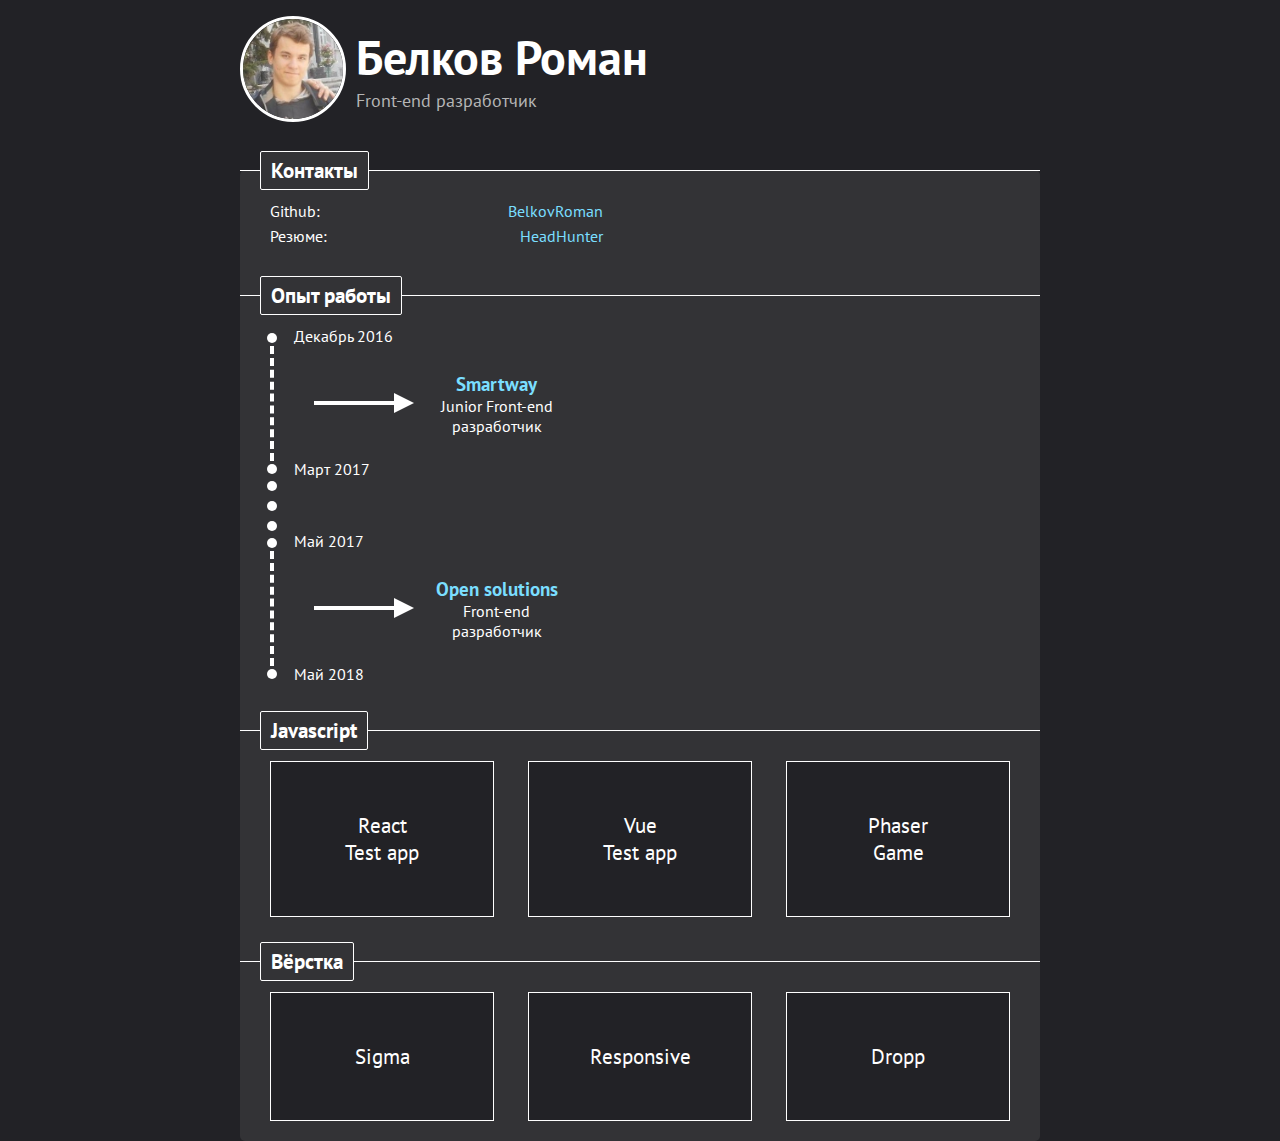
<file: index.html>
<!DOCTYPE html>
<html lang="ru">
  <head>
    <title>Белков Роман</title>
    <meta charset="utf-8">
  	<meta name="viewport" content="width=device-width, initial-scale=1.0">
    <link rel="stylesheet" href="css/style.css">
  	<link rel="shortcut icon" href="img/favicon.ico" type="image/x-icon">
    <link rel="stylesheet" href="https://fonts.googleapis.com/css?family=PT+Sans">
  </head>
  <body>
    <div class="profile">
      <header class="profile__header">
        <img class="image profile__avatar" src="img/avatar.jpg" alt="profile avatar">
        <h1 class="title profile__title">
          <span class="profile__name">
            Белков Роман
          </span>
          <span class="profile__specialization">
            Front-end разработчик
          </span>
        </h1>
      </header>
      <main class="profile__content profile__inner">
        <section class="section contacts">
          <h2 class="title section__title">
            Контакты
          </h2>
          <div class="section__content contacts__content">
            <ul class="list section__list">
              <li class="list__item">
                <span class="contacts__name">
                  Github:
                </span>
                <a class="link contacts__link" href="https://github.com/BelkovRoman">
                  BelkovRoman
                </a>
              </li>
              <li class="list__item">
                <span class="contacts__name">
                  Резюме:
                </span>
                <a class="link contacts__link" href="https://penza.hh.ru/resume/ee8af74eff036e25660039ed1f746e62675841">
                  HeadHunter
                </a>
              </li>
            </ul>
          </div>
        </section>
        <section class="section experiense">
          <h2 class="title section__title">
            Опыт работы
          </h2>
          <div class="section__content experiense__content">
            <div class="experiense__work">
              <span class="experiense__date experiense__date_start">
                Декабрь 2016
              </span>
              <div class="arrow">
                <div class="arrow__line"></div>
                <div class="arrow__triangle"></div>
              </div>
              <h4 class="title experiense__title">
                <a class="link experiense__link" href="https://smartway.today/">
                  Smartway
                </a>
                <br/>
                <p class="experiense__status">
                  Junior Front-end разработчик
                </p>
              </h4>
              <span class="experiense__date experiense__date_finish">
                Март 2017
              </span>
            </div>
            <div class="experiense__free"></div>
            <div class="experiense__work">
              <span class="experiense__date experiense__date_start">
                Май 2017
              </span>
              <div class="arrow">
                <div class="arrow__line"></div>
                <div class="arrow__triangle"></div>
              </div>
              <h4 class="title experiense__title">
                <a class="link experiense__link" href="https://osinit.ru/">
                  Open solutions
                </a>
                <br/>
                <p class="experiense__status">
                  Front-end разработчик
                </p>
              </h4>
              <span class="experiense__date experiense__date_finish">
                Май 2018
              </span>
            </div>
          </div>
        </section>
        <section class="section js">
          <h2 class="title section__title">
            Javascript
          </h2>
          <div class="section__content examples__content">
            <a class="examples__link" href="https://github.com/BelkovRoman/droppCafe">
              React<br/>
              Test app
            </a>
            <a class="examples__link" href="https://github.com/BelkovRoman/vue-schedule-list">
              Vue<br/>
              Test app
            </a>
            <a class="examples__link" href="https://belkovroman.github.io/works/princeOfPersia2D/index.html">
              Phaser<br/>
              Game
            </a>
          </div>
        </section>
        <section class="section layout">
          <h2 class="title section__title">
            Вёрстка
          </h2>
          <div class="section__content examples__content">
            <a class="examples__link" href="https://belkovroman.github.io/works/Sigma/index.html">
              Sigma
            </a>
            <a class="examples__link" href="https://belkovroman.github.io/works/Responsive%20UX/index.html">
              Responsive
            </a>
            <a class="examples__link" href="https://belkovroman.github.io/works/DrOpp/index.html">
              Dropp
            </a>
          </div>
        </section>
      </main>
    </div>
  </body>
</html>
</file>
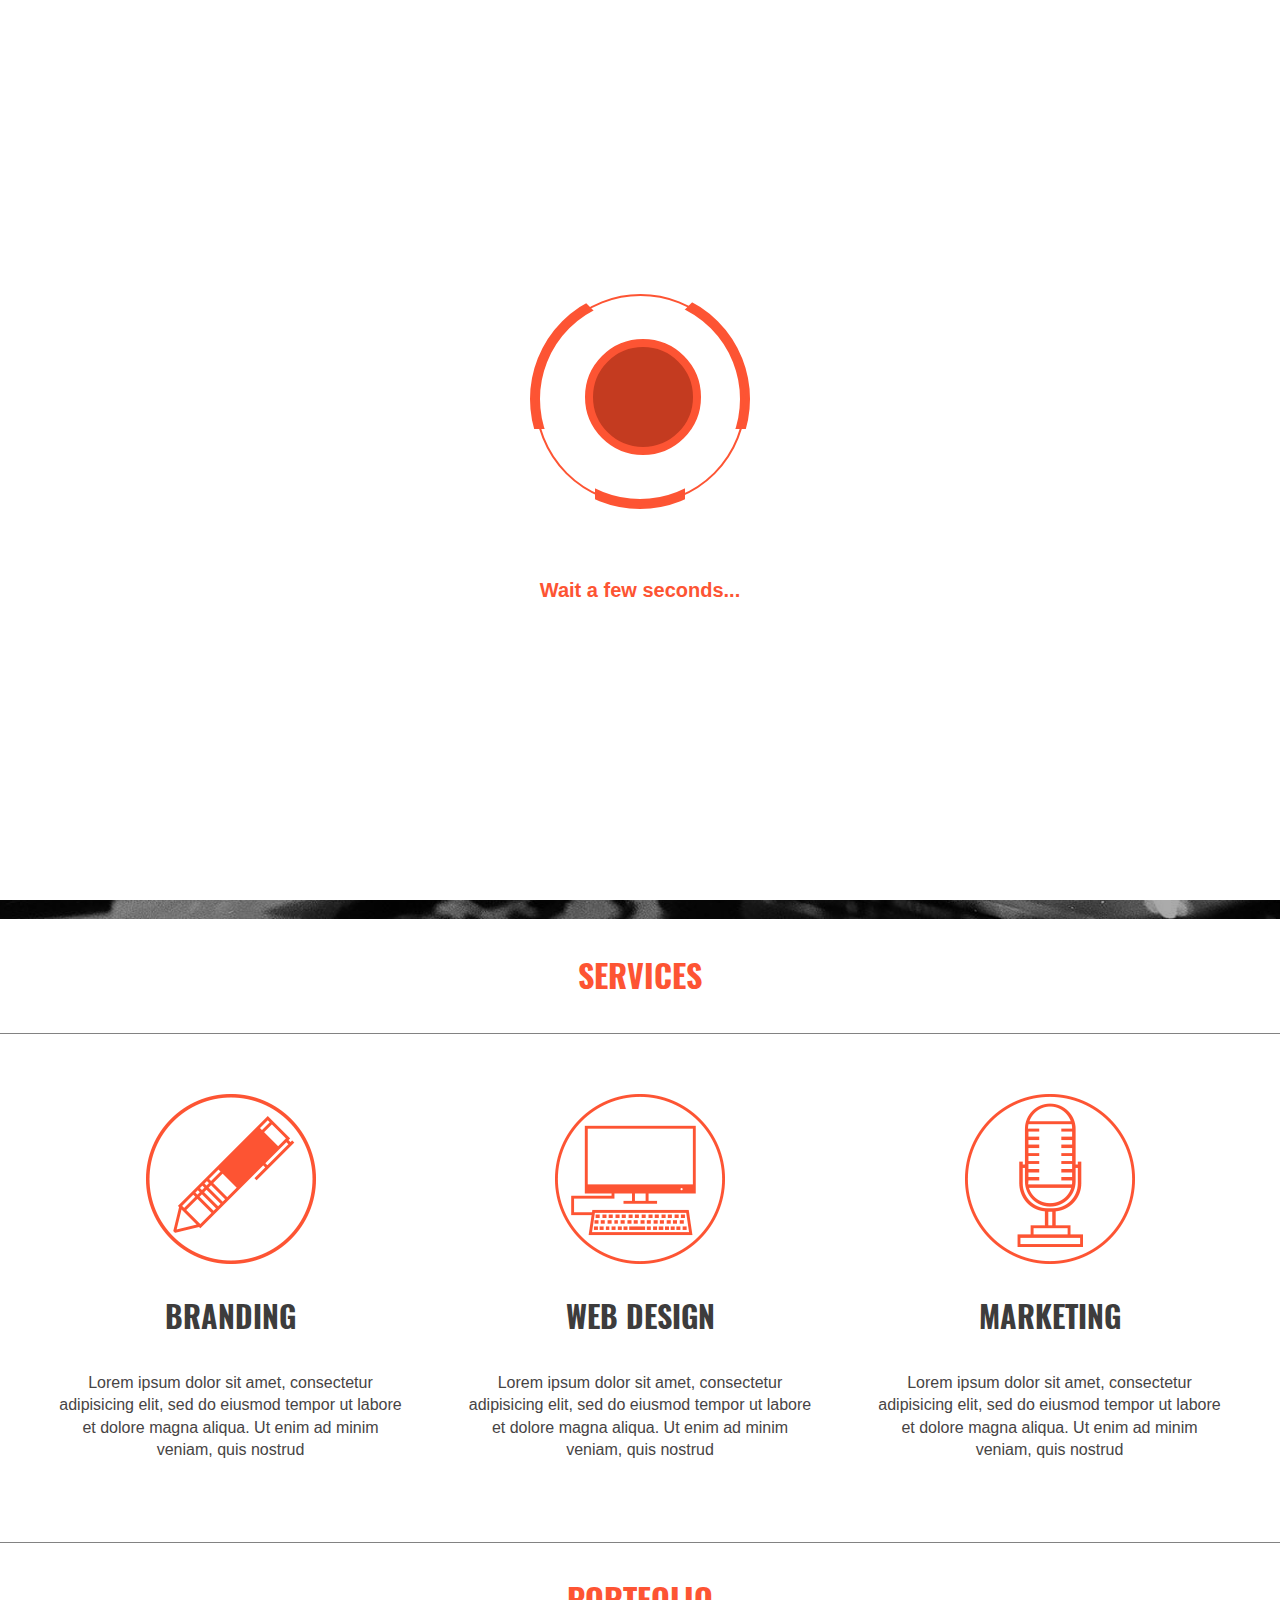
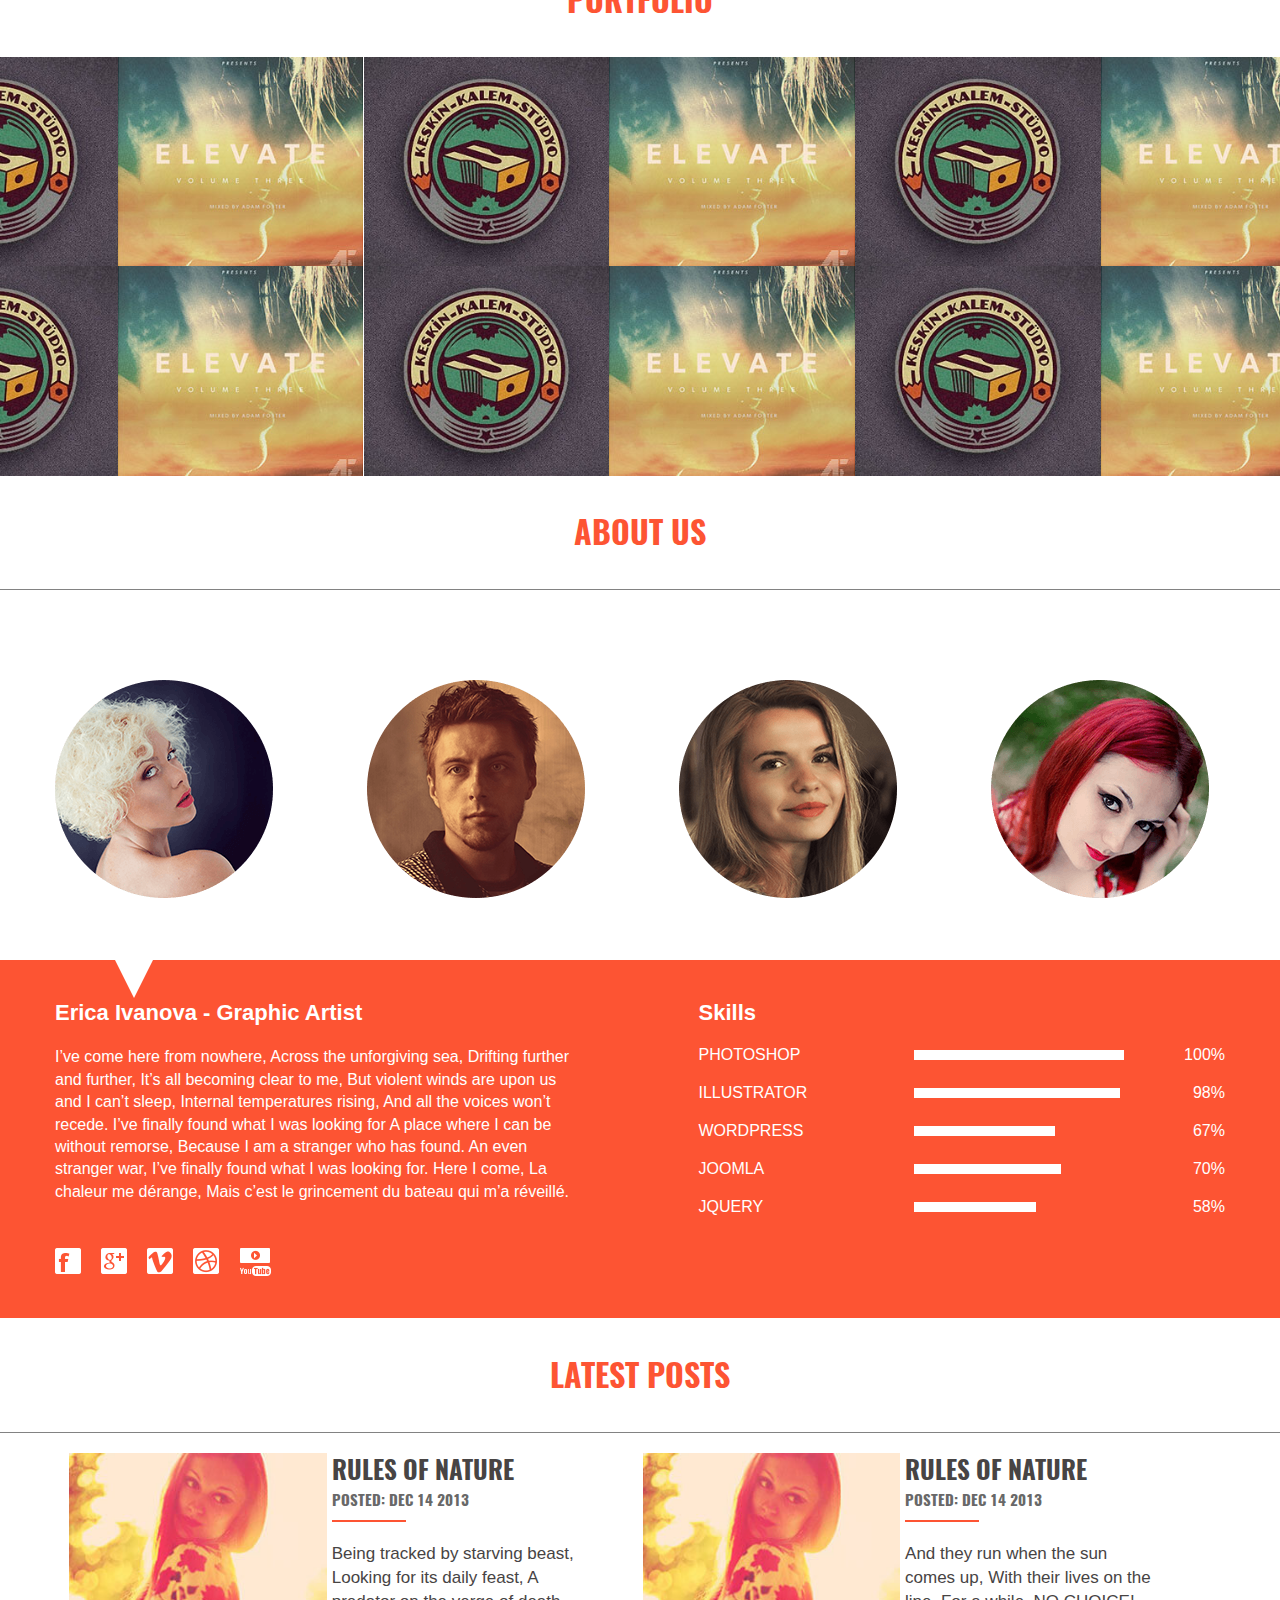
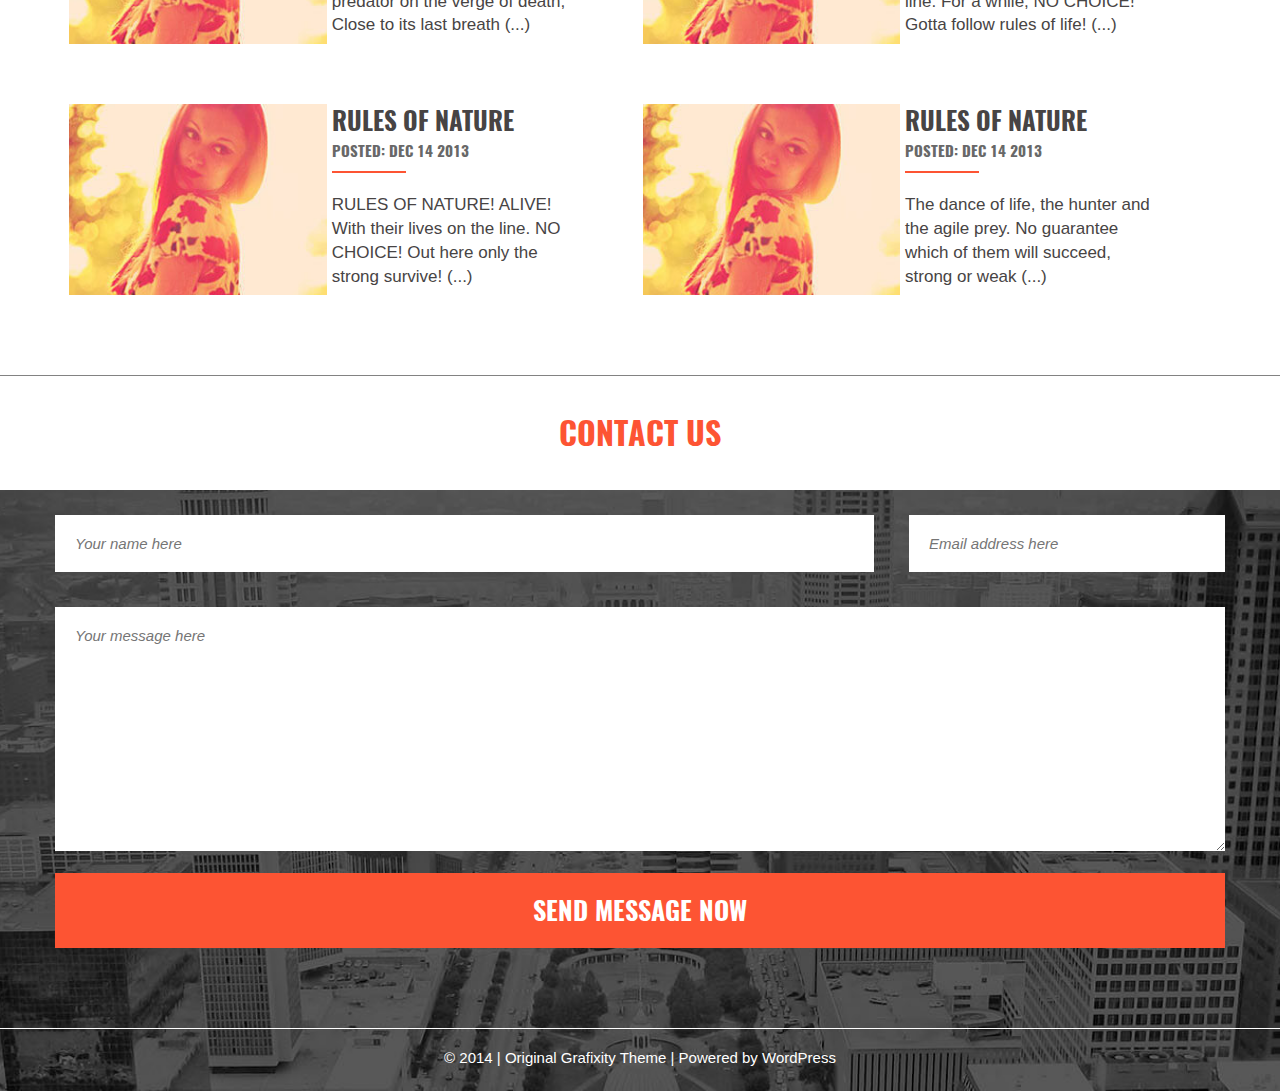
<file: works/DrOpp/index.html>
<!DOCTYPE html><html lang="ru"><head><title>Dropp</title><meta charset="utf-8"><meta name="viewport" content="width=device-width,initial-scale=1"><link rel="stylesheet" href="css/style.css"><link rel="shortcut icon" href="img/favicon.png" type="image/x-icon"></head><body><div id="preloader" class="preloader-background"><div class="preloader"><div class="preloader__inner"><div class="outer-circle"></div><div class="outer-circle__element"><div class="outer-circle__inner1"><div class="outer-circle__item"></div></div><div class="outer-circle__inner2"><div class="outer-circle__item"></div></div><div class="outer-circle__inner3"><div class="outer-circle__item"></div></div></div><div class="middle-circle"></div></div></div><h1 class="preloader__title">Wait a few seconds...</h1></div><div class="page"><header class="header"><div class="main-container clearfix"><div class="header__inner"><h1 class="title logo">DR<span class="logo__label">O</span>PP</h1><nav class="hamburger"><input type="checkbox" class="hamburger__toggle" name="hamburger-01" id="toggle-01" hidden><label class="hamburger__trigger" for="toggle-01"></label><div class="hamburger__target"><ul class="ham-menu__list"><li class="ham-menu__item"><label class="hamburger__trigger_close" for="toggle-01"></label></li><li class="ham-menu__item"><a href="#home" class="ham-menu__link">HOME</a></li><li class="ham-menu__item"><a href="#services" class="ham-menu__link">SERVICES</a></li><li class="ham-menu__item"><a href="#portfolio" class="ham-menu__link">PORTFOLIO</a></li><li class="ham-menu__item"><a href="#about" class="ham-menu__link">ABOUT</a></li><li class="ham-menu__item"><a href="#blog" class="ham-menu__link">BLOG</a></li></ul></div></nav><nav class="navigation"><ul class="menu"><li class="menu__item"><a href="#home" class="menu__link">HOME</a></li><li class="menu__item"><a href="#services" class="menu__link">SERVICES</a></li><li class="menu__item"><a href="#portfolio" class="menu__link">PORTFOLIO</a></li><li class="menu__item"><a href="#about" class="menu__link">ABOUT</a></li><li class="menu__item"><a href="#blog" class="menu__link">BLOG</a></li><li class="menu__item"><a href="#contacts" class="menu__link">CONTANT</a></li></ul></nav></div></div></header><div id="home" class="home"><div class="main-container clearfix"><div class="home__inner"><p class="home__slogan">COME, STAY FOR A COFFIE!</p><a href="#contacts" class="home__label">HAVE A SEAT</a></div></div></div><section id="services" class="section services"><h2 class="title title_huge section__title title_border-bottom">SERVICES</h2><div class="main-container clearfix"><div class="services__inner"><div class="service"><a href="#0" class="service__link"><img class="img service__img" src="img/service1.png" alt="BRANDING image"></a><h3 class="title title_larger service__title">BRANDING</h3><article class="article service__article">Lorem ipsum dolor sit amet, consectetur adipisicing elit, sed do eiusmod tempor ut labore et dolore magna aliqua. Ut enim ad minim veniam, quis nostrud</article></div><div class="service"><a href="#0" class="service__link"><img class="img service__img" src="img/service2.png" alt="WEB DESIGN image"></a><h3 class="title title_larger service__title">WEB DESIGN</h3><article class="article service__article">Lorem ipsum dolor sit amet, consectetur adipisicing elit, sed do eiusmod tempor ut labore et dolore magna aliqua. Ut enim ad minim veniam, quis nostrud</article></div><div class="service"><a href="#0" class="service__link"><img class="img service__img" src="img/service3.png" alt="MARKETING image"></a><h3 class="title title_larger service__title">MARKETING</h3><article class="article service__article">Lorem ipsum dolor sit amet, consectetur adipisicing elit, sed do eiusmod tempor ut labore et dolore magna aliqua. Ut enim ad minim veniam, quis nostrud</article></div></div></div></section><section id="portfolio" class="section portfolio"><h2 class="title title_huge section__title title_border-top">PORTFOLIO</h2><div class="portfolio__inner clearfix"><a href="#0" class="portfolio__link"><img class="img portfolio__img" src="img/port1.jpg" alt="work number one"> </a><a href="#0" class="portfolio__link"><img class="img portfolio__img" src="img/port2.jpg" alt="work number two"> </a><a href="#0" class="portfolio__link"><img class="img portfolio__img" src="img/port1.jpg" alt="work number one"> </a><a href="#0" class="portfolio__link"><img class="img portfolio__img" src="img/port2.jpg" alt="work number two"> </a><a href="#0" class="portfolio__link"><img class="img portfolio__img" src="img/port1.jpg" alt="work number one"> </a><a href="#0" class="portfolio__link"><img class="img portfolio__img" src="img/port2.jpg" alt="work number two"> </a><a href="#0" class="portfolio__link"><img class="img portfolio__img" src="img/port1.jpg" alt="work number one"> </a><a href="#0" class="portfolio__link"><img class="img portfolio__img" src="img/port2.jpg" alt="work number two"> </a><a href="#0" class="portfolio__link"><img class="img portfolio__img" src="img/port1.jpg" alt="work number one"> </a><a href="#0" class="portfolio__link"><img class="img portfolio__img" src="img/port2.jpg" alt="work number two"> </a><a href="#0" class="portfolio__link"><img class="img portfolio__img" src="img/port1.jpg" alt="work number one"> </a><a href="#0" class="portfolio__link"><img class="img portfolio__img" src="img/port2.jpg" alt="work number two"></a></div></section><section id="about" class="section about"><h2 class="title title_huge section__title title_border-bottom about__title">ABOUT US</h2><div class="main-container"><div class="avatars"><label for="member1" class="member__label"><img class="img avatar__img" src="img/member1.png" alt="First member"></label><label for="member2" class="member__label"><img class="img avatar__img" src="img/member2.png" alt="Second member"></label><label for="member3" class="member__label"><img class="img avatar__img" src="img/member3.png" alt="Third member"></label><label for="member4" class="member__label"><img class="img avatar__img" src="img/member4.png" alt="Fourth member"></label></div></div><div class="about__inner"><div class="main-container clearfix"><input id="member1" type="radio" name="member" class="member__radio" checked="checked"><div class="about__group about__group_member1"><div class="about__column"><h3 class="title title_medium column__title">Erica Ivanova - Graphic Artist</h3><article class="article about__article">I’ve come here from nowhere, Across the unforgiving sea, Drifting further and further, It’s all becoming clear to me, But violent winds are upon us and I can’t sleep, Internal temperatures rising, And all the voices won’t recede. I’ve finally found what I was looking for A place where I can be without remorse, Because I am a stranger who has found. An even stranger war, I’ve finally found what I was looking for. Here I come, La chaleur me dérange, Mais c’est le grincement du bateau qui m’a réveillé.</article><div class="social"><a href="#0" class="social__link"><i class="icon social__icon icon__facebook">facebook</i> </a><a href="#0" class="social__link"><i class="icon social__icon icon__google">google+</i> </a><a href="#0" class="social__link"><i class="icon social__icon icon__vimeo">vimeo</i> </a><a href="#0" class="social__link"><i class="icon img social__icon icon__dribbble">dribbble</i> </a><a href="#0" class="social__link"><i class="icon social__icon social__icon_youtube icon__youtube">youtube</i></a></div></div><div class="about__column"><h3 class="title title_medium column__title">Skills</h3><div class="skills"><div class="skills__item"><span class="skills__name">PHOTOSHOP</span> <span class="skills__level">100%</span><div class="skill"><div class="skill__inner member1-skill__inner_PHOTOSHOP"></div></div></div><div class="skills__item"><span class="skills__name">ILLUSTRATOR</span> <span class="skills__level">98%</span><div class="skill"><div class="skill__inner member1-skill__inner_ILLUSTRATOR"></div></div></div><div class="skills__item"><span class="skills__name">WORDPRESS</span> <span class="skills__level">67%</span><div class="skill"><div class="skill__inner member1-skill__inner_WORDPRESS"></div></div></div><div class="skills__item"><span class="skills__name">JOOMLA</span> <span class="skills__level">70%</span><div class="skill"><div class="skill__inner member1-skill__inner_JOOMLA"></div></div></div><div class="skills__item"><span class="skills__name">JQUERY</span> <span class="skills__level">58%</span><div class="skill"><div class="skill__inner member1-skill__inner_JQUERY"></div></div></div></div></div></div></div></div><div class="about__inner"><div class="main-container clearfix"><input id="member2" type="radio" name="member" class="member__radio"><div class="about__group about__group_member2"><div class="about__column"><h3 class="title title_medium column__title">John Smith - Lead Graphic Artist</h3><article class="article about__article">Memories broken, the truth goes unspoken, I've even forgotten my name. I don't know the season oh what is the reason I'm standing here holding my blade? A desolate place without any trace. It's only the cold that I feel. It's me that I spite as I stand up and fight. The only thing I know for real... There will be blood shed. The man in the mirror nods his head. The only one left will run across the dragon's back, because the mountains don't give back what they take. Oh no, there will be blood shed it's the only thing I've ever known. Losing my identity wondering, "Have I gone insane?" To find the truth in front of me I must climb this mountain range. Looking downward from this daring height Never realizing why I fight.</article><div class="social"><a href="#0" class="social__link"><i class="icon social__icon icon__facebook">facebook</i> </a><a href="#0" class="social__link"><i class="icon social__icon icon__google">google+</i> </a><a href="#0" class="social__link"><i class="icon social__icon icon__vimeo">vimeo</i> </a><a href="#0" class="social__link"><i class="icon img social__icon icon__dribbble">dribbble</i> </a><a href="#0" class="social__link"><i class="icon social__icon social__icon_youtube icon__youtube">youtube</i></a></div></div><div class="about__column"><h3 class="title title_medium column__title">Skills</h3><div class="skills"><div class="skills__item"><span class="skills__name">PHOTOSHOP</span> <span class="skills__level">90%</span><div class="skill"><div class="skill__inner member2-skill__inner_PHOTOSHOP"></div></div></div><div class="skills__item"><span class="skills__name">ILLUSTRATOR</span> <span class="skills__level">90%</span><div class="skill"><div class="skill__inner member2-skill__inner_ILLUSTRATOR"></div></div></div><div class="skills__item"><span class="skills__name">WORDPRESS</span> <span class="skills__level">70%</span><div class="skill"><div class="skill__inner member2-skill__inner_WORDPRESS"></div></div></div><div class="skills__item"><span class="skills__name">JOOMLA</span> <span class="skills__level">60%</span><div class="skill"><div class="skill__inner member2-skill__inner_JOOMLA"></div></div></div><div class="skills__item"><span class="skills__name">JQUERY</span> <span class="skills__level">78%</span><div class="skill"><div class="skill__inner member2-skill__inner_JQUERY"></div></div></div></div></div></div></div></div><div class="about__inner"><div class="main-container clearfix"><input id="member3" type="radio" name="member" class="member__radio"><div class="about__group about__group_member3"><div class="about__column"><h3 class="title title_medium column__title">Pepper Redclif - Front-end developer</h3><article class="article about__article">The unenlightened masses, They cannot make the judgement call, Give up free will forever, Their voices won't be heard at all. Display obedience, While never stepping out of line, And blindly swear allegiance Let your country control your mind! Let your country control your soul! Live in ignorance, And purchase your happiness, When blood and sweat is the real cost, Thinking ceases, the truth is lost! Don't you worry, You'll be told exactly what to do, I give my people the lives they need, The righteous will succeed! The fires of greed will burn the weak, So we'll make freedom obsolete, Making whole the fabric of society, Collective Consciousness controlled as you will say: Let your country control your soul!</article><div class="social"><a href="#0" class="social__link"><i class="icon social__icon icon__facebook">facebook</i> </a><a href="#0" class="social__link"><i class="icon social__icon icon__google">google+</i> </a><a href="#0" class="social__link"><i class="icon social__icon icon__vimeo">vimeo</i> </a><a href="#0" class="social__link"><i class="icon img social__icon icon__dribbble">dribbble</i> </a><a href="#0" class="social__link"><i class="icon social__icon social__icon_youtube icon__youtube">youtube</i></a></div></div><div class="about__column"><h3 class="title title_medium column__title">Skills</h3><div class="skills"><div class="skills__item"><span class="skills__name">PHOTOSHOP</span> <span class="skills__level">90%</span><div class="skill"><div class="skill__inner member3-skill__inner_PHOTOSHOP"></div></div></div><div class="skills__item"><span class="skills__name">ILLUSTRATOR</span> <span class="skills__level">90%</span><div class="skill"><div class="skill__inner member3-skill__inner_ILLUSTRATOR"></div></div></div><div class="skills__item"><span class="skills__name">WORDPRESS</span> <span class="skills__level">60%</span><div class="skill"><div class="skill__inner member3-skill__inner_WORDPRESS"></div></div></div><div class="skills__item"><span class="skills__name">JOOMLA</span> <span class="skills__level">75%</span><div class="skill"><div class="skill__inner member3-skill__inner_JOOMLA"></div></div></div><div class="skills__item"><span class="skills__name">JQUERY</span> <span class="skills__level">60%</span><div class="skill"><div class="skill__inner member3-skill__inner_JQUERY"></div></div></div></div></div></div></div></div><div class="about__inner"><div class="main-container clearfix"><input id="member4" type="radio" name="member" class="member__radio"><div class="about__group about__group_member4"><div class="about__column"><h3 class="title title_medium column__title">Julia Nodwood - Lead front-end developer</h3><article class="article about__article">Red sun, Red sun over paradise, Red sun, Red sun over paradise, Golden rays of the glorious sunshine, Setting down, such a blood-red light, Now the animals slowly retreat. To the shadows – out of sight, Arid breeze blows across the mountains, Giving flight to the birds of prey, In the distance machines come To transform Eden – day by day. Only love is with us now Something warm and pure, Find the peace within ourselves No need for a cure, When the wind is slow, And the fire’s hot, The vulture waits to see what rots Oh how pretty, All the scenery, This is nature’s sacrifice. When the air blows through, With a brisk attack The reptile tail ripped from its back, When the sun sets, We will not forget the Red sun over paradise Red sun.</article><div class="social"><a href="#0" class="social__link"><i class="icon social__icon icon__facebook">facebook</i> </a><a href="#0" class="social__link"><i class="icon social__icon icon__google">google+</i> </a><a href="#0" class="social__link"><i class="icon social__icon icon__vimeo">vimeo</i> </a><a href="#0" class="social__link"><i class="icon img social__icon icon__dribbble">dribbble</i> </a><a href="#0" class="social__link"><i class="icon social__icon social__icon_youtube icon__youtube">youtube</i></a></div></div><div class="about__column"><h3 class="title title_medium column__title">Skills</h3><div class="skills"><div class="skills__item"><span class="skills__name">PHOTOSHOP</span> <span class="skills__level">80%</span><div class="skill"><div class="skill__inner member4-skill__inner_PHOTOSHOP"></div></div></div><div class="skills__item"><span class="skills__name">ILLUSTRATOR</span> <span class="skills__level">98%</span><div class="skill"><div class="skill__inner member4-skill__inner_ILLUSTRATOR"></div></div></div><div class="skills__item"><span class="skills__name">WORDPRESS</span> <span class="skills__level">67%</span><div class="skill"><div class="skill__inner member4-skill__inner_WORDPRESS"></div></div></div><div class="skills__item"><span class="skills__name">JOOMLA</span> <span class="skills__level">70%</span><div class="skill"><div class="skill__inner member4-skill__inner_JOOMLA"></div></div></div><div class="skills__item"><span class="skills__name">JQUERY</span> <span class="skills__level">58%</span><div class="skill"><div class="skill__inner member4-skill__inner_JQUERY"></div></div></div></div></div></div></div></div></section><section id="blog" class="section blog"><h2 class="title title_huge section__title title_border-bottom">LATEST POSTS</h2><div class="main-container clearfix"><div class="post__group"><div class="post"><a href="#0" class="post__link"><img class="img post__img" src="img/post-img1.jpg" alt="image to post"> </a><a href="#00"><div class="post__column"><h3 class="title title_large post__title">RULES OF NATURE<p class="post__date">POSTED: DEC 14 2013</p><div class="post__underline"></div></h3><article class="article post__article">Being tracked by starving beast, Looking for its daily feast, A predator on the verge of death, <span class="post__preview_hidden">Close to its last breath</span> (...)</article></div></a></div><div class="post"><a href="#0" class="post__link"><img class="img post__img" src="img/post-img1.jpg" alt="image to post"> </a><a href="#00"><div class="post__column"><h3 class="title title_large post__title">RULES OF NATURE<p class="post__date">POSTED: DEC 14 2013</p><div class="post__underline"></div></h3><article class="article post__article">And they run when the sun comes up, With their lives on the line. For a while, <span class="post__preview_hidden">NO CHOICE! Gotta follow rules of life!</span> (...)</article></div></a></div><div class="post"><a href="#0" class="post__link"><img class="img post__img" src="img/post-img1.jpg" alt="image to post"> </a><a href="#00"><div class="post__column"><h3 class="title title_large post__title">RULES OF NATURE<p class="post__date">POSTED: DEC 14 2013</p><div class="post__underline"></div></h3><article class="article post__article">RULES OF NATURE! ALIVE! With their lives on the line. <span class="post__preview_hidden">NO CHOICE! Out here only the strong survive!</span> (...)</article></div></a></div><div class="post"><a href="#0" class="post__link"><img class="img post__img" src="img/post-img1.jpg" alt="image to post"> </a><a href="#00"><div class="post__column"><h3 class="title title_large post__title">RULES OF NATURE<p class="post__date">POSTED: DEC 14 2013</p><div class="post__underline"></div></h3><article class="article post__article">The dance of life, the hunter and the agile prey. No guarantee which of them will <span class="post__preview_hidden">succeed, strong or weak</span> (...)</article></div></a></div></div></div></section><section id="contacts" class="section contacts"><h2 class="title title_huge section__title title_border-top">CONTACT US</h2><div class="contacts__inner"><div class="main-container"><form class="contacts-card"><div class="contacts-card__inner"><label class="contacts-card__label"><span class="contacts-card__hint">Your name here</span> <input id="name" class="contacts-card__field name-field" name="name" placeholder="Your name here" type="text" required></label><label class="contacts-card__label"><span class="contacts-card__hint">Email address here</span> <input id="email" class="contacts-card__field email-field" name="email" placeholder="Email address here" type="email" required></label></div><div class="contacts-card__inner"><label class="contacts-card__label"><span class="contacts-card__hint">Your message here</span><textarea id="message" requried class="contacts-card__field message-field" name="message" placeholder="Your message here" required></textarea></label></div><button class="contacts__button">SEND MESSAGE NOW</button></form></div><div class="add-info"><span class="copyright">© 2014 | Original Grafixity Theme </span><span class="dash">|</span> <a href="#0" class="source">Powered by WordPress</a></div></div></section></div><script src="js/script.js"></script></body></html>
</file>
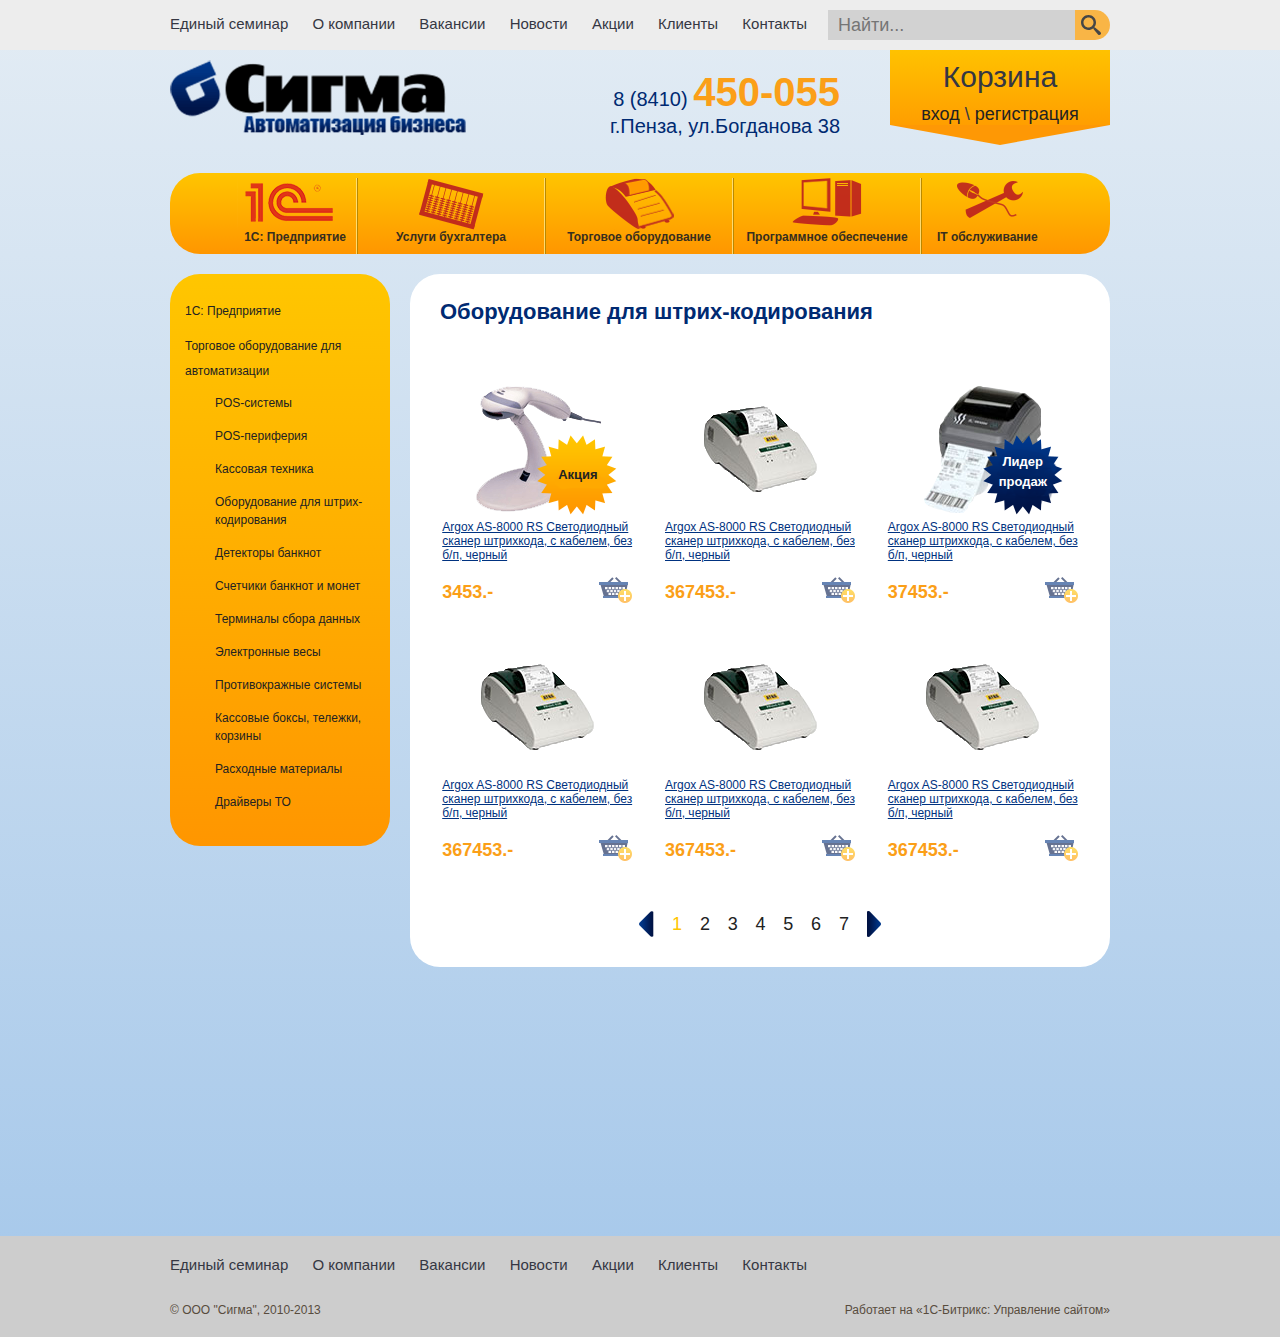
<file: works/Sigma/index.html>
<!DOCTYPE html>
<html lang="ru">
<head>
    <title>Сигма</title>
    <meta charset="utf-8">
	<meta name="viewport" content="width=device-width, initial-scale=1.0">
    <link rel="stylesheet" href="css/style.css">
	<link rel="shortcut icon" href="img/decor/favicon.ico" type="image/x-icon">
</head>
<body>
	<div class="page">
		<div class="top-panel">
			<div class="main-container clearfix">
				<nav class="hamburger">
					<input type="checkbox" class="hamburger__toggle" name="hamburger-01" id="toggle-01" hidden>
					<label class="hamburger__trigger" for="toggle-01"></label>
					<div class="hamburger__target">
						<ul class="ham-menu__list">
							<li class="ham-menu__item">
								<label class="hamburger__trigger_close" for="toggle-01"></label>
							</li>
							<li class="ham-menu__item">
								<a href="#0" class="ham-menu__link">Единый семинар</a>
							</li>
							<li class="ham-menu__item">
								<a href="#0" class="ham-menu__link">О компании</a>
							</li>
							<li class="ham-menu__item">
								<a href="#0" class="ham-menu__link">Вакансии</a>
							</li>
							<li class="ham-menu__item">
								<a href="#0" class="ham-menu__link">Новости</a>
							</li>
							<li class="ham-menu__item">
								<a href="#0" class="ham-menu__link">Акции</a>
							</li>
							<li class="ham-menu__item">
								<a href="#0" class="ham-menu__link">Клиенты</a>
							</li>
							<li class="ham-menu__item">
								<a href="#0" class="ham-menu__link">Контакты</a>
							</li>
						</ul>
					</div>
				</nav>
				<nav class="menu top-panel__menu">
					<ul class="menu__list">
						<li class="menu__item">
							<a href="#0" class="menu__link">Единый семинар</a>
						</li>	
						<li class="menu__item">	
							<a href="#0" class="menu__link">О компании</a>
						</li>
						<li class="menu__item">	
							<a href="#0" class="menu__link">Вакансии</a>
						</li>
						<li class="menu__item">
							<a href="#0" class="menu__link">Новости</a>
						</li>
						<li class="menu__item">
							<a href="#0" class="menu__link">Акции</a>
						</li>
						<li class="menu__item">
							<a href="#0" class="menu__link">Клиенты</a>
						</li>
						<li class="menu__item">
							<a href="#0" class="menu__link">Контакты</a>
						</li>
					</ul>
				</nav>
				<form class="search" action="#">
					<input type="text" class="field" type="text" name="query" placeholder="Найти..."/>
					<button type="submit" class="search__button">Найти</button>
				</form>
			</div>
		</div>
		<div class="main-container clearfix">
			<header class="header clearfix">
				<a href="#0" class="logo">
					<img class="logo-img" src="img/decor/logo.png" alt="Логотип"/>
				</a>
				<div class="basket">
					<div class="basket__label">
						<a href="#0" class="basket__link"> 
							Корзина
						</a>
						<a href="#0" class="basket__link-bar basket__purchases"></a>
						<a href="#0" class="basket__link-bar basket-enter__login"></a>
						<a href="#0" class="basket__link-bar basket-enter__label basket-enter__registration"></a>		
					</div>
					<div class="basket-enter__block">
						<a href="#0" class="basket-enter__label">
							вход
						</a> 
						<span class="basket-enter__slash"> 
							\ 
						</span>
						<a href="#0" class="basket-enter__label">
							регистрация
						</a>
					</div>
				</div>
				<div class="contacts">
					<a class="phone-number" href="tel:+78412450054">
						8 (8410)
						<span class="phone-number_huge-font"> 
							450-055
						</span>
					</a>
					<span class="address"> 
							г.Пенза, ул.Богданова 38
					</span>
				</div>
			</header>
			<nav class="services-panel menu clearfix">
				<ul class="services clearfix">
					<li class="services__item">
						<a href="#0" class="services__link services__link_first">
							<i class="icon services__icon icon-company company"></i>
							<div class="services__name company">1С: Предприятие</div>
						</a>
					</li>
					<li class="services__item">
						<a href="#0" class="services__link">
							<i class="icon services__icon icon-booker"></i>
							<div class="services__name">Услуги бухгалтера</div>
						</a>
					</li>
					<li class="services__item">
						<a href="#0" class="services__link">
							<i class="icon services__icon icon-trade-equipment"></i>
							<div class="services__name">Торговое оборудование</div>
						</a>
					</li>
					<li class="services__item">
						<a href="#0" class="services__link">
							<i class="icon services__icon icon-software"></i>
							<div class="services__name">Программное обеспечение</div>
						</a>
					</li>
					<li class="services__item">
						<a href="#0" class="services__link services__link_last">
							<i class="icon services__icon icon-it-service it-service"></i>
							<div class="services__name it-service">IT обслуживание</div>
						</a>
					</li>
				</ul>
			</nav>
			<div class="content clearfix">
				<div class="side-panel">
					<nav class="menu side-panel__menu">
						<ul class="menu__category-list">
							<li class="menu__category"><a href="#">1С: Предприятие</a></li>
							<li class="menu__category">
								<a href="#">Торговое оборудование для автоматизации</a>
								<ul class="submenu submenu__list">
									<li class="submenu__item"><a href="#">POS-системы</a></li>
									<li class="submenu__item"><a href="#">POS-периферия</a></li>
									<li class="submenu__item"><a href="#">Кассовая техника</a></li>
									<li class="submenu__item"><a href="#">Оборудование для штрих-кодирования</a></li>
									<li class="submenu__item"><a href="#">Детекторы банкнот</a></li>
									<li class="submenu__item"><a href="#">Счетчики банкнот и монет</a></li>
									<li class="submenu__item"><a href="#">Терминалы сбора данных</a></li>
									<li class="submenu__item"><a href="#">Электронные весы</a></li>
									<li class="submenu__item"><a href="#">Противокражные системы</a></li>
									<li class="submenu__item"><a href="#">Кассовые боксы, тележки, корзины</a></li>
									<li class="submenu__item"><a href="#">Расходные материалы</a></li>
									<li class="submenu__item"><a href="#">Драйверы ТО</a></li>
								</ul>
							</li>
						</ul>
					</nav>
				</div>
				<div class="content__products clearfix">
					<h1 class="main-title title">
						Оборудование для штрих-кодирования
					</h1>
					<div class="products">
						<div class="product">
							<div class="product__inner">
								<a href="#">
									<img class="product__image" src="img/content/scanner.png" alt="Продукт №1"/>
									<i class="icon icon-stock special-offer-icon">
										<div class="special-offer">
											<span class="special-offer__lable special-offer__lable-offer">
												Акция
											</span>
										</div>
									</i>
								</a>
							</div>
							<div class="product__name">
								<a href="#0" class="product__link">
									Argox AS-8000 RS Светодиодный сканер штрихкода, 
									с кабелем, без б/п, черный
								</a>
							</div>
							<div class="product__info clearfix">
								<span class="product__price">
									3453.-
								</span>
								<a href="#">
									<i class="icon product__add-to-basket icon-basket"></i>
								</a>
							</div>
						</div>
						<div class="product">
							<div class="product__inner">
								<a href="#">
									<img class="product__image" src="img/content/check-printer-1.png" alt="Продукт №2"/>
								</a>
							</div>
							<div class="product__name">
								<a href="#0" class="product__link">
									Argox AS-8000 RS Светодиодный сканер штрихкода, 
									с кабелем, без б/п, черный
								</a>
							</div>
							<div class="product__info clearfix">
								<span class="product__price">
									367453.-
								</span>
								<a href="#">
									<i class="icon product__add-to-basket icon-basket"></i>
								</a>
							</div>
						</div>
						<div class="product">
							<div class="product__inner">
								<a href="#">
									<img class="product__image" src="img/content/check-printer-2.png" alt="Продукт №3"/>
									<i class="icon icon-best-seller special-offer-icon special-offer-icon">
										<div class="special-offer">
											<span class="special-offer__lable special-offer__lable-best-seller">
												Лидер продаж
											</span>
										</div>
									</i>
								</a>
							</div>
							<div class="product__name">
								<a href="#0" class="product__link">
									Argox AS-8000 RS Светодиодный сканер штрихкода, 
									с кабелем, без б/п, черный
								</a>
							</div>
							<div class="product__info clearfix">
								<span class="product__price">
									37453.-
								</span>
								<a href="#">
									<i class="icon product__add-to-basket icon-basket"></i>
								</a>
							</div>
						</div>
						<div class="product">
							<div class="product__inner">
								<a href="#">
									<img class="product__image" src="img/content/check-printer-1.png" alt="Продукт №2"/>
								</a>
							</div>
							<div class="product__name">
								<a href="#0" class="product__link">
									Argox AS-8000 RS Светодиодный сканер штрихкода, 
									с кабелем, без б/п, черный
								</a>
							</div>
							<div class="product__info clearfix">
								<span class="product__price">
									367453.-
								</span>
								<a href="#">
									<i class="icon product__add-to-basket icon-basket"></i>
								</a>
							</div>
						</div>
						<div class="product">
							<div class="product__inner">
								<a href="#">
									<img class="product__image" src="img/content/check-printer-1.png" alt="Продукт №2"/>
								</a>
							</div>
							<div class="product__name">
								<a href="#0" class="product__link">
									Argox AS-8000 RS Светодиодный сканер штрихкода, 
									с кабелем, без б/п, черный
								</a>
							</div>
							<div class="product__info clearfix">
								<span class="product__price">
									367453.-
								</span>
								<a href="#">
									<i class="icon product__add-to-basket icon-basket"></i>
								</a>
							</div>
						</div>
						<div class="product">
							<div class="product__inner">
								<a href="#">
									<img class="product__image" src="img/content/check-printer-1.png" alt="Продукт №2"/>
								</a>
							</div>
							<div class="product__name">
								<a href="#0" class="product__link">
									Argox AS-8000 RS Светодиодный сканер штрихкода, 
									с кабелем, без б/п, черный
								</a>
							</div>
							<div class="product__info clearfix">
								<span class="product__price">
									367453.-
								</span>
								<a href="#">
									<i class="icon product__add-to-basket icon-basket"></i>
								</a>
							</div>
						</div>
					</div>
					<ul class="products__pagination">
						<li class="pagination__item">
							<a href="#0" class="pagination__arrow icon-previous">Назад</a>
						</li>	
						<li class="pagination__item">
							<a href="#0" class="pagination__link pagination__link_active">1</a>
						</li>
						<li class="pagination__item">
							<a href="#0" class="pagination__link">2</a>
						</li>	
						<li class="pagination__item">
							<a href="#0" class="pagination__link">3</a>
						</li>
						<li class="pagination__item">
							<a href="#0" class="pagination__link">4</a>
						</li>
						<li class="pagination__item pagination__item_hidden">
							<a href="#0" class="pagination__link">5</a>
						</li>
						<li class="pagination__item pagination__item_hidden">
							<a href="#0" class="pagination__link">6</a>
						</li>
						<li class="pagination__item pagination__item_hidden">
							<a href="#0" class="pagination__link">7</a>
						</li>
						<li class="pagination__item">
							<a href="#0" class="pagination__arrow icon-next">Вперёд</a>
						</li>	
					</ul>
				</div>
			</div>
		</div>
		<footer class="footer bottom-panel">
			<div class="main-container clearfix">
				<nav class="menu footer__menu">
					<ul class="menu__list">
						<li class="menu__item">
							<a href="#0" class="menu__link">Единый семинар</a>
						</li>	
						<li class="menu__item">	
							<a href="#0" class="menu__link">О компании</a>
						</li>	
						<li class="menu__item">
							<a href="#0" class="menu__link">Вакансии</a>
						</li>
						<li class="menu__item">
							<a href="#0" class="menu__link">Новости</a>
						</li>
						<li class="menu__item">
							<a href="#0" class="menu__link">Акции</a>
						</li>
						<li class="menu__item">
							<a href="#0" class="menu__link">Клиенты</a>
						</li>
						<li class="menu__item">
							<a href="#0" class="menu__link">Контакты</a>
						</li>
					</ul>
				</nav>
				<div class="footer__info clearfix">
					<div class="footer__contacts">
						<a class="footer__phone-number" href="tel:+78412450054">
							8 (8410) 450-055
						</a>
						<p> 
							г.Пенза, ул.Богданова 38
						</p>
					</div>
					<span class="copyright">
						© ООО "Сигма", 2010-2013
					</span>
					<span class="source">
						Работает на «1С-Битрикс: Управление сайтом»
					</span>
				</div>
			</footer>
		</div>
	</div>
</body>
</html>
</file>
<file: css/style.css>
@font-face{font-family:abodoninova;src:url(../fonts/abodoninova.ttf);font-style:normal}*{margin:0;padding:0}html{height:100%}body{height:100%;background-color:#222226;color:#fff;font-size:18px;font-family:'PT Sans',sans-serif,Arial,Helvetica,sans-serif}.list{width:45%;list-style:none}.list__item{display:flex;justify-content:space-between;margin-bottom:.3rem}.link{color:#7adeff;text-decoration:none;transition:color .4s ease-in 0s}.link:hover{color:#00c0ff}.title{margin-top:0;margin-bottom:0}.arrow{display:flex;align-items:center;margin-right:20px}.arrow__line{width:80px;height:4px;background-color:#fff}.arrow__triangle{width:0;height:0;border-top:10px solid transparent;border-left:20px solid #fff;border-bottom:10px solid transparent}.profile{max-width:800px;margin-top:1rem;margin-right:auto;margin-left:auto;animation:appearance 1s ease-in-out;animation-fill-mode:forwards}.profile__header{display:flex;align-items:center;margin-bottom:3rem}.profile__avatar{width:100px;height:100px;border-radius:50%;border:3px solid #fff}.profile__title{display:flex;flex-direction:column;margin-left:10px;font-size:3rem}.profile__specialization{font-size:1.15rem;font-weight:300;color:#b5b5b5}.profile__content{background-color:#333336;border-radius:5px}.section{position:relative;padding:30px 30px 20px;border-top:1px solid #fff;margin-bottom:1.5rem;z-index:9998}.section__title{position:absolute;top:-20px;left:20px;padding:5px 10px;background-color:#333336;border:1px solid #fff;border-radius:2px;font-size:1.3rem;z-index:9999}.section__list{font-size:1rem}.experiense__work{display:flex;align-items:center;position:relative;padding-top:25px;padding-bottom:25px;padding-left:40px;border-left:4px dashed #fff;margin-top:20px;margin-bottom:20px;font-size:1.2rem}.experiense__free{position:relative;margin-top:40px;margin-bottom:40px;margin-left:-3px}.experiense__free,.experiense__free:after,.experiense__free:before{width:10px;height:10px;border-radius:50%;background-color:#fff}.experiense__free:after,.experiense__free:before{display:block;position:absolute;content:""}.experiense__free:after{top:20px}.experiense__free:before{bottom:20px}.experiense__title{width:125px;text-align:center}.experiense__status{font-size:1rem;font-weight:300}.experiense__date{position:absolute;font-size:1rem}.experiense__date_start{top:-20px;left:20px}.experiense__date_start:after{top:7px}.experiense__date_finish{bottom:-18px;left:20px}.experiense__date_finish:after{bottom:5px}.experiense__date_finish:after,.experiense__date_start:after{display:block;position:absolute;left:-27px;width:10px;height:10px;border-radius:50%;background-color:#fff;content:""}.examples__content{display:flex;justify-content:space-between}.examples__link{width:30%;padding-top:50px;padding-bottom:50px;text-align:center;color:#fff;font-size:1.3rem;text-decoration:none;border:1px solid #fff;background-color:#222226;transition:background-color .4s ease-in}.examples__link:hover{background-color:#131313}@keyframes appearance{0%{opacity:0}100%{opacity:1}}@media screen and (max-width:600px){.profile{width:100%;padding-left:1rem;padding-right:1rem;box-sizing:border-box}.profile__header{margin-bottom:2rem}.profile__avatar{width:80px;height:80px}.profile__title{font-size:2.2rem}.experiense__status{margin-top:5px;font-size:.8rem}.examples__link{width:24%;padding:30px 10px;font-size:.8rem}.list{width:100%}}
</file>
<file: works/DrOpp/css/style.css>
@font-face{font-family:BebasNeue Book;src:url(../fonts/BebasNeue\ Book.ttf);font-style:normal}@font-face{font-family:Oswald-Bold;src:url(../fonts/Oswald-Bold.ttf);font-style:normal}.preloader-background{position:fixed;display:-ms-flexbox;display:flex;-ms-flex-direction:column;flex-direction:column;-ms-flex-align:center;align-items:center;-ms-flex-pack:center;justify-content:center;background-color:#fff;width:100%;height:100vh;z-index:5}.preloader{width:200px}.preloader__inner{position:relative;top:0;left:0;width:200px;height:200px}.outer-circle{position:absolute;z-index:3;top:-5px;left:-5px;margin:0 auto;width:207px;height:207px;border:2px solid #fd5433;border-radius:300px;-webkit-animation:a 3s infinite linear;animation:a 3s infinite linear}.outer-circle__element{position:absolute;z-index:2;top:-10px;left:-10px;width:200px;height:200px;border:10px solid #fd5433;border-radius:300px;-webkit-animation:a 3s infinite ease;animation:a 3s infinite ease}.outer-circle__inner1{z-index:2;top:-55px;left:40px;-webkit-transform:rotate(-45deg);transform:rotate(-45deg)}.outer-circle__inner1,.outer-circle__inner2{position:relative;width:75px;height:75px;background-color:#fff}.outer-circle__inner2{top:85px;left:145px;-webkit-transform:rotate(-90deg);transform:rotate(-90deg)}.outer-circle__inner3{position:relative;top:-20px;left:-50px;-webkit-transform:rotate(0deg);transform:rotate(0deg)}.outer-circle__inner3,.outer-circle__item{width:75px;height:75px;background-color:#fff}.outer-circle__item{position:absolute;top:30px;left:30px}.middle-circle{position:absolute;top:40px;left:45px;margin:0 auto;width:100px;height:100px;border:8px solid #fd5433;border-radius:300px;background-color:#c43b20;-webkit-animation:b 6s infinite ease;animation:b 6s infinite ease}.preloader__title{color:#fd5433;margin-top:80px;font-size:2rem;text-align:center;-webkit-animation:c 3s infinite ease;animation:c 3s infinite ease}@-webkit-keyframes a{0%{-webkit-transform:rotate(0deg);transform:rotate(0deg)}50%{-webkit-transform:rotate(400deg);transform:rotate(400deg)}to{-webkit-transform:rotate(0deg);transform:rotate(0deg)}}@keyframes a{0%{-webkit-transform:rotate(0deg);transform:rotate(0deg)}50%{-webkit-transform:rotate(400deg);transform:rotate(400deg)}to{-webkit-transform:rotate(0deg);transform:rotate(0deg)}}@-webkit-keyframes b{10%{-webkit-transform:scale(1);transform:scale(1)}50%{-webkit-transform:scale(.6);transform:scale(.6)}90%{-webkit-transform:scale(1);transform:scale(1)}}@keyframes b{10%{-webkit-transform:scale(1);transform:scale(1)}50%{-webkit-transform:scale(.6);transform:scale(.6)}90%{-webkit-transform:scale(1);transform:scale(1)}}@-webkit-keyframes c{0%{opacity:1}50%{opacity:.5}to{opacity:1}}@keyframes c{0%{opacity:1}50%{opacity:.5}to{opacity:1}}@media screen and (max-width:640px) and (min-width:361px){.preloader{width:200px}.preloader__title{display:none}}@media screen and (max-width:360px){.preloader{width:200px}.preloader__title{font-size:3rem}}.hamburger{display:none;width:35px;height:30px}.hamburger__trigger{position:relative;top:10px;z-index:4;display:inline-block;width:25px;height:3px;background-color:#fd5433;text-indent:-9999px;cursor:pointer;transition:-webkit-transform .4s;transition:transform .4s;transition:transform .4s,-webkit-transform .4s}.hamburger__trigger:before{top:7px}.hamburger__trigger:after,.hamburger__trigger:before{content:'';width:100%;position:absolute;height:3px;background-color:#fd5433;left:0}.hamburger__trigger:after{top:-7px}.hamburger__trigger_close{display:block;position:absolute;top:0;right:0;background-size:cover;background-repeat:no-repeat;background-image:url(../img/close.svg);z-index:4;cursor:pointer;width:30px;height:30px;margin-top:12px;margin-bottom:10px;margin-right:8px}.hamburger__toggle,.hamburger__toggle:checked~.hamburger__trigger{display:none}.hamburger__toggle:checked~.hamburger__trigger_close{-webkit-transform:rotate(-315deg);transform:rotate(-315deg)}.hamburger__toggle:checked~.hamburger__target{position:fixed;width:100%;height:100vh;opacity:.85;top:0;left:0}.hamburger__toggle:checked~.hamburger__trigger{position:absolute}.hamburger__target{position:absolute;-ms-flex-pack:center;justify-content:center;-ms-flex-align:center;align-items:center;overflow:auto;text-align:center;top:-9999px;height:0;width:0;z-index:3;border:0;background-color:#000;opacity:0;transition:opacity .5s}.ham-menu__list,.hamburger__target{display:-ms-flexbox;display:flex;-ms-flex-direction:column;flex-direction:column}.ham-menu__list{margin:auto;width:100%}.ham-menu__item{width:100%;list-style:none}.ham-menu__link{display:block;padding-top:2rem;padding-bottom:2rem;text-decoration:none;font-family:Oswald-Bold;font-size:1.7rem;opacity:1;color:#fff;transition:all .5s}.ham-menu__link:hover{color:#000;background:#fd5433}@media screen (min-width:641px){.hamburger{display:none}}@media screen and (max-width:640px) and (min-width:361px){.hamburger{display:inline-block}}@media screen and (max-width:360px){.hamburger{display:inline-block}}.skills__item{margin-bottom:2rem;font-size:1.6rem}.skills__item:last-child{margin-bottom:0}.skills__name{display:inline-block;width:40%}.skills__level{float:right}.skill{display:inline-block;height:1rem;width:40%}.skill__inner{height:100%;background-color:#fff}.member1-skill__inner_PHOTOSHOP{width:100%}.member1-skill__inner_ILLUSTRATOR{width:98%}.member1-skill__inner_WORDPRESS{width:67%}.member1-skill__inner_JOOMLA{width:70%}.member1-skill__inner_JQUERY{width:58%}.member2-skill__inner_ILLUSTRATOR,.member2-skill__inner_PHOTOSHOP{width:90%}.member2-skill__inner_WORDPRESS{width:70%}.member2-skill__inner_JOOMLA{width:60%}.member2-skill__inner_JQUERY{width:78%}.member3-skill__inner_ILLUSTRATOR,.member3-skill__inner_PHOTOSHOP{width:90%}.member3-skill__inner_WORDPRESS{width:60%}.member3-skill__inner_JOOMLA{width:75%}.member3-skill__inner_JQUERY{width:60%}.member4-skill__inner_PHOTOSHOP{width:80%}.member4-skill__inner_ILLUSTRATOR{width:98%}.member4-skill__inner_WORDPRESS{width:67%}.member4-skill__inner_JOOMLA{width:70%}.member4-skill__inner_JQUERY{width:58%}.social__link{position:relative;display:inline-block;margin-right:2rem}.social__link:last-child{margin-right:0}.social__link:after{content:"";width:100%;height:100%;position:absolute;top:0;left:0;background-color:hsla(0,0%,100%,0);transition:background .2s ease-out}.social__link:hover:after{background-color:hsla(0,0%,56%,.4)}.icon{background-image:url(../img/icons/sprite.png);text-indent:-9999px;background-repeat:no-repeat}.social__icon{display:block;width:26px;height:26px}.social__icon_youtube{width:32px;height:30px}.icon__facebook{background-position:-56px -10px}.icon__google{background-position:-102px -10px}.icon__vimeo{background-position:-148px -10px}.icon__dribbble{background-position:-10px -10px}.icon__youtube{background-position:-194px -10px}.avatars{display:-ms-flexbox;display:flex;-ms-flex-direction:row;flex-direction:row;-ms-flex-pack:justify;justify-content:space-between;-ms-flex-align:center;align-items:center;padding-bottom:6rem;padding-top:6rem}.header{background-color:#fff}.header__inner{display:-ms-flexbox;display:flex;-ms-flex-direction:row;flex-direction:row;-ms-flex-pack:justify;justify-content:space-between;-ms-flex-align:center;align-items:center}.logo{display:inline-block;font-family:BebasNeue Book;font-size:7rem}.logo__label{color:#fd5433}.menu__item,.navigation{display:inline-block}.menu__item{float:right;padding:4.5rem 2rem;transition:all .4s ease-in 0s}.menu__item:hover{background-color:#fd5433}.menu__item:hover .menu__link:hover{color:#fff}.menu__link{font-family:Oswald-Bold;font-size:1.7rem}@media screen and (max-width:640px) and (min-width:361px){.header{width:100%;z-index:4;border-bottom:2px solid #000}.header__inner{padding:.6rem 0}.navigation{display:none}.logo{font-size:4.4rem}.menu__item{padding:1.5rem 0;width:50%}.menu__link{color:#fff}}@media screen and (max-width:740px) and (min-width:641px){.menu__item{padding:4rem 1rem}}@media screen and (max-width:641px) and (min-width:361px){.menu__item{padding:1.3rem 8rem}}@media screen and (max-width:360px){.header{position:fixed;width:100%;z-index:4;border-bottom:2px solid #000}.header__inner{padding:.6rem 0}.navigation{display:none}.logo{font-size:4.7rem}.menu__item{padding:4rem 0;width:100%}.menu__link{font-size:2.7rem;color:#fff}}.main-container{margin:0 auto;padding-left:5px;padding-right:5px}.title_border-top{border-top:1px solid #828282}.title_border-bottom{border-bottom:1px solid #828282}.page{overflow:hidden}.section__title{text-align:center;padding:35px 0;font-family:Oswald-Bold;color:#fd5433}@media screen and (min-width:641px){.main-container{min-width:641px;max-width:1170px}}@media screen and (max-width:640px) and (min-width:361px){.main-container{max-width:640px}.section__title{padding-top:15px;padding-bottom:15px}}@media screen and (max-width:360px){.main-container{max-width:360px}.section__title{padding-top:15px;padding-bottom:15px}}@-webkit-keyframes d{0%{opacity:0}to{opacity:1}}@keyframes d{0%{opacity:0}to{opacity:1}}.member__radio{display:none}.member__label{position:relative;display:block;width:20%}.member__label:after{content:"";width:100%;height:100%;position:absolute;top:0;left:0;background-color:hsla(0,0%,100%,0);transition:background .2s ease-out}.member__label:hover:after{background-color:hsla(0,0%,100%,.4)}.about__inner{background-color:#fd5433}.member__radio:checked+.about__group{display:-ms-flexbox;display:flex;-webkit-animation-name:d;animation-name:d;-webkit-animation-duration:1s;animation-duration:1s;-webkit-animation-fill-mode:both;animation-fill-mode:both;-webkit-animation-timing-function:ease;animation-timing-function:ease}.about__group{display:none;-ms-flex-direction:row;flex-direction:row;-ms-flex-pack:justify;justify-content:space-between;-ms-flex-align:start;align-items:flex-start;padding-top:4rem;padding-bottom:4rem;color:#fff}.about__group_member1{position:relative}.about__group_member1:after{position:absolute;content:"";border-width:20px 20px 15px;border-style:solid;border-color:transparent;border-top-width:40px;border-top-color:#fff;top:-2px;left:5%}.about__group_member2{position:relative}.about__group_member2:after{position:absolute;content:"";border-width:20px 20px 15px;border-style:solid;border-color:transparent;border-top-width:40px;border-top-color:#fff;top:-2px;left:33%}.about__group_member3{position:relative}.about__group_member3:after{position:absolute;content:"";border-width:20px 20px 15px;border-style:solid;border-color:transparent;border-top-width:40px;border-top-color:#fff;top:-2px;left:60%}.about__group_member4{position:relative}.about__group_member4:after{position:absolute;content:"";border-width:20px 20px 15px;border-style:solid;border-color:transparent;border-top-width:40px;border-top-color:#fff;top:-2px;left:86%}.about__column{display:inline-block;width:45%}.about__title{margin-bottom:3rem}.about__article{margin-bottom:4.5rem;font-size:1.6rem}@media screen and (max-width:640px) and (min-width:361px){.about__column{width:100%;margin-bottom:8%}.about__column:last-child{margin-bottom:0}.about__group{-ms-flex-direction:column;flex-direction:column;padding-top:6rem}.about__title{margin-bottom:0}.column__title{margin-bottom:2.5rem}.about__article{margin-bottom:1.5rem}}@media screen and (max-width:360px){.about__column{width:100%;margin-bottom:8%}.about__column:last-child{margin-bottom:0}.about__group{-ms-flex-direction:column;flex-direction:column;padding-top:6rem}.about__title{margin-bottom:0}.column__title{margin-bottom:2.5rem}.about__article{margin-bottom:1.5rem}}.blog__inner{padding-top:10rem;padding-bottom:10rem}.post__group{padding-top:2rem;padding-bottom:2rem;text-align:center}.post{display:inline-block;width:44%;margin-right:5%;margin-bottom:5%}.post__column{width:48%;text-align:left}.post__column,.post__link{vertical-align:top;display:inline-block}.post__link{position:relative;width:50%;margin-right:.5rem}.post__link:after{content:"";width:100%;height:100%;position:absolute;top:0;left:0;background-color:hsla(0,0%,100%,0);transition:background .2s ease-out}.post__link:hover:after{background-color:hsla(0,0%,100%,.4)}.post__title{font-family:Oswald-Bold}.post__date{color:#686868;margin-top:.3rem;font-size:1.5rem}.post__underline{margin-top:1rem;width:30%;border-bottom:2px solid #fd5433}.post__article{margin-top:2rem;font-size:1.7rem}.column__title{margin-bottom:2rem}@media screen and (max-width:1170px) and (min-width:640px){.post__article{display:none}.post:nth-child(2n){margin-right:0}.post:nth-last-child(-n+2){margin-bottom:0}}@media screen and (max-width:640px) and (min-width:361px){.blog__inner{padding-top:5rem;padding-bottom:5rem}.post__group{-ms-flex-direction:column;flex-direction:column}.post{width:100%;margin-bottom:8%;margin-right:0}.post:last-child{margin-bottom:0}.post__column{width:95%}.post__link{width:95%;margin-right:0;margin-bottom:1rem}.post__article{margin-top:1rem}.post__title{text-align:center}.post__underline{margin:1rem auto 0}}@media screen and (max-width:360px){.blog__inner{padding-top:5rem;padding-bottom:5rem}.post__group{-ms-flex-direction:column;flex-direction:column}.post{display:inline-block;width:100%;margin-bottom:8%;margin-right:0}.post:last-child{margin-bottom:0}.post__column{width:95%}.post__link{width:95%;margin-right:0;margin-bottom:1rem}.post__preview{display:none}.post__article{margin-top:.5rem}.post__title{text-align:center}.post__underline{margin:1rem auto 0}}.contacts__inner{background-image:url(../img/bg-city.jpg);background-color:#5f5f5f;padding-top:2.5rem;padding-bottom:2.5rem;background-repeat:no-repeat;background-size:cover;background-position:50%}.contacts-card__field{display:inline-block;box-sizing:border-box;border:none;font-family:Arial;font-style:italic;background-color:#fff;outline:none;padding-top:2rem;padding-left:2rem;padding-right:2rem;font-size:1.5rem}.name-field{float:left;width:70%;padding-bottom:2rem}.email-field{float:right;width:27%;padding-bottom:2rem}.message-field{width:100%;margin-top:3%;padding-bottom:19rem}.contacts-card__hint{display:block;text-indent:-9999px;overflow:hidden;position:absolute}.contacts__button{width:100%;border:none;margin-top:2rem;margin-bottom:8rem;padding-top:2rem;padding-bottom:2rem;color:#fff;font-family:Oswald-Bold;background-color:#fd5433;font-size:2.6rem;transition:all .4s ease-in 0s}.contacts__button:hover{background-color:#c2432a}.add-info{padding-top:2rem;font-size:1.5rem;text-align:center;border-top:1px solid #fff}.add-info,.source{color:#fff}@media screen and (max-width:640px) and (min-width:361px){.contacts__inner{background-image:url(../img/bg-city_small.jpg)}.contacts__button{margin-bottom:2rem}.name-field{width:100%}.email-field{margin-top:3%;width:100%}}@media screen and (max-width:360px){.contacts__inner{background-image:url(../img/bg-city_smaller.jpg)}.contacts__button{margin-bottom:2rem}.name-field{width:100%}.email-field{margin-top:3%;width:100%}}.portfolio__inner{margin:0 auto;width:120%;margin-left:-10%}.portfolio__link{position:relative;display:block;float:left;width:16%;margin-bottom:-3px}.portfolio__link:after{content:"";width:100%;height:100%;position:absolute;top:0;left:0;background-color:hsla(0,0%,100%,0);transition:background .2s ease-out}.portfolio__link:hover:after{background-color:hsla(0,0%,100%,.4)}@media screen and (max-width:360px){.portfolio__inner{width:101%;margin-left:0}.portfolio__link{width:33%}}@media screen and (min-width:1535px){.portfolio__inner{width:100%;margin-left:0;text-align:center}.portfolio__link{width:auto;float:none;display:inline-block}}.services__inner{display:-ms-flexbox;display:flex;-ms-flex-direction:row;flex-direction:row;-ms-flex-pack:justify;justify-content:space-between;-ms-flex-align:center;align-items:center;padding-bottom:8rem;padding-top:6rem}.service{width:30%;text-align:center}.service__img{margin-bottom:3rem}.service__title{color:#3d3c3c;font-size:3rem;font-family:Oswald-Bold;margin-bottom:3.5rem}.service__article{font-size:1.6rem}@media screen and (max-width:640px) and (min-width:361px){.services__inner{-ms-flex-direction:column;flex-direction:column;padding-bottom:4rem;padding-top:4rem}.service{margin-bottom:5%;width:95%}.service:last-child{margin-bottom:0}.service__img{width:25%;margin-bottom:1rem}.service__article{font-size:2rem}.service__title{margin-bottom:1rem}}@media screen and (max-width:360px){.services__inner{-ms-flex-direction:column;flex-direction:column;padding-bottom:4rem;padding-top:4rem}.service{margin-bottom:5%;width:95%}.service:last-child{margin-bottom:0}.service__img{width:25%;margin-bottom:1rem}.service__article{font-size:2rem}.service__title{margin-bottom:1rem}}.home{z-index:1;background-image:url(../img/banner.jpg);background-color:#5f5f5f;padding-top:23rem;padding-bottom:33rem;background-repeat:no-repeat;background-size:cover;background-position:50%;box-shadow:inset 0 0 0 400px rgba(0,0,0,.33)}.home__inner{display:-ms-flexbox;display:flex;-ms-flex-direction:column;flex-direction:column;-ms-flex-pack:center;justify-content:center;-ms-flex-align:center;align-items:center;z-index:2}.home__slogan{margin-bottom:60px;font-family:BebasNeue Book;font-size:11rem}.home__label,.home__slogan{text-align:center;display:block;color:#fff}.home__label{width:17rem;font-size:3.2rem;font-family:Oswald-Bold;padding:1.5rem 5.5rem;background-color:#fd5433;border-radius:5px;transition:all .4s ease-in 0s}.home__label:hover{background-color:#c2432a}@media screen and (max-width:640px) and (min-width:361px){.home{background-image:url(../img/banner_small.jpg);padding-top:11rem;padding-bottom:10rem}.home__slogan{font-size:6.5rem;margin-bottom:5rem}.home__label{padding:1rem 2.5rem;font-size:2.5rem}}@media screen and (max-width:360px){.home{background-image:url(../img/banner_smaller.jpg);padding-top:15rem;padding-bottom:10rem}.home__slogan{font-size:5.5rem;margin-bottom:4rem}.home__label{padding:1rem 2.5rem;font-size:2rem}}.clearfix:after{content:"";display:block;clear:both}*{margin:0;padding:0}html{min-height:100%;z-index:2}body{background-color:#fff;font-family:Arial,Oswald-Bold,BebasNeue Book}a,body{color:#474444}a{text-decoration:none;transition:color .4s ease-in 0s}img{max-width:100%;height:auto}.title_huge{font-size:3.2rem}.title_larger{font-size:3rem}.title_large{font-size:2.5rem}.title_medium{font-size:2.2rem}.article{line-height:1.4}@media screen and (min-width:641px){html{font-size:10px}}@media screen and (max-width:640px) and (min-width:361px){html{font-size:8px}}@media screen and (max-width:360px){html{font-size:7px}}
</file>
<file: works/Sigma/css/style.css>
*{margin:0;padding:0}html{font-size:10px;font-family:Arial,Helvetica,sans-serif}body{color:#000}ul{list-style:none}img{max-width:100%;height:auto}.basket{float:right;height:65px;position:relative;text-align:center;padding-top:10px}.basket__label{margin-bottom:10px}.basket-enter__block{color:#353743}.basket-enter__block:after{position:absolute;content:"";border-style:solid;border-color:transparent;border-top-width:20px;border-top-color:#fe9805;top:75px;left:0}.basket__link{color:#353743}@media screen and (min-width:641px){.basket{position:relative;width:220px;background:linear-gradient(to top, #ff9e00, #ffc200)}.basket__link{font-size:30px;color:#353743}.basket-enter__block{font-size:18px;color:#353743}.basket-enter__block:after{position:absolute;content:"";border-width:20px 110px 15px 110px;border-style:solid;border-color:transparent;border-top-width:20px;border-top-color:#fe9805;top:75px;left:0}}@media screen and (max-width:640px) and (min-width:361px){.basket{width:40%;height:auto;padding-bottom:10px;margin-top:4%;margin-right:10px}.basket__label{font-size:1.2rem;margin-bottom:0}.basket-enter__block:after{border:none}.basket-enter__slash{display:none}.basket-enter__label,.basket__link{display:none}.basket__link-bar{content:"";display:inline-block;width:40px;height:40px;margin-right:5%;opacity:.5;transition:opacity .4s ease-in .2s}.basket__link-bar:hover{opacity:1}.basket__link-bar:active{opacity:.7}.basket__link-bar:last-child{margin-right:0}.basket__purchases{background:url("../img/icons/sprite/cart.svg") no-repeat scroll;background-size:cover}.basket-enter__login{background:url("../img/icons/sprite/enter.svg") no-repeat scroll;background-size:cover}.basket-enter__registration{background:url("../img/icons/sprite/user-plus.svg") no-repeat scroll;background-size:cover}}@media screen and (max-width:360px){.basket{float:none;display:block;width:100%;height:auto;padding-bottom:10px}.basket__label{font-size:1.2rem;margin-bottom:0}.basket-enter__block:after{border:none}.basket-enter__slash{display:none}.basket-enter__label,.basket__link{display:none}.basket__link-bar{content:"";display:inline-block;width:40px;height:40px;margin-right:5%;opacity:.5;transition:opacity .4s ease-in .2s}.basket__link-bar:hover{opacity:1}.basket__link-bar:active{opacity:.7}.basket__link-bar:last-child{margin-right:0}.basket__purchases{background:url("../img/icons/sprite/cart.svg") no-repeat scroll;background-size:cover}.basket-enter__login{background:url("../img/icons/sprite/enter.svg") no-repeat scroll;background-size:cover}.basket-enter__registration{background:url("../img/icons/sprite/user-plus.svg") no-repeat scroll;background-size:cover}}.contacts{float:right;margin-top:20px;color:#002a72}.phone-number{color:#002a72}.phone-number_huge-font{font-weight:bold;color:#fb9f18}@media screen and (min-width:641px){.contacts{float:right;text-align:right;margin-top:20px;margin-right:50px;width:235px;font-size:20px;color:#002a72}.phone-number{color:#002a72}.phone-number_huge-font{font-size:40px;font-weight:bold;color:#fb9f18}}@media screen and (max-width:640px) and (min-width:361px){.contacts{display:none}}@media screen and (max-width:360px){.contacts{display:none}}.logo{float:left;margin-top:10px}@media screen and (max-width:640px) and (min-width:361px){.logo-img{display:none}.logo{float:left;display:block;z-index:5;width:262px;height:66px;background:url(../img/decor/logo_small.png) scroll rgba(0,0,0,0)}}@media screen and (max-width:360px){.logo-img{display:none}.logo{float:none;display:block;width:262px;height:66px;background:url(../img/decor/logo_small.png) scroll rgba(0,0,0,0);z-index:5;margin:0 auto 20px}}.menu{font-size:1.5rem}.menu__category-list{line-height:25px}.menu__category{margin-bottom:10px}.menu__category:last-child{margin-bottom:0}.menu__link{color:#353743}@media screen and (min-width:641px){.menu__icon{display:none}.menu__item{display:inline-block;margin-left:20px}.menu__item:first-child{margin-left:0}}.products__pagination{text-align:center}.pagination__item{display:inline-block;vertical-align:middle;margin-right:1.5rem}.pagination__item:last-child{margin-right:0}.pagination__arrow{display:block;background:url("../img/icons/sprite/sprite.png") no-repeat scroll;text-indent:-9999px}.pagination__link{color:#222222;font-size:1.8rem}.pagination__link:hover{color:#000;text-decoration:underline}.pagination__link_active{color:#ffc500}@media screen and (max-width:640px) and (min-width:361px){.pagination__link{font-size:2rem}}@media screen and (max-width:360px){.pagination__item_hidden{display:none}.pagination__link{font-size:2rem}}.products{text-align:center;margin-bottom:50px}.product{text-align:center;vertical-align:top}.product__inner{position:relative;margin-bottom:5px}.special-offer{position:relative}.special-offer-icon{position:absolute;left:50%;bottom:0;width:80px;height:80px}.special-offer__lable{position:absolute;line-height:1.5;font-size:13px;font-weight:600;font-style:normal}.special-offer__lable-best-seller{width:50px;color:#fff;line-height:1.5}.special-offer__lable-offer{left:21px;bottom:-49px}.special-offer__lable-best-seller{left:15px;bottom:-56px}.product__name{text-align:left;margin-bottom:15px}.product__price{float:left;color:#fb9f18;font-size:1.8rem;font-weight:bold;display:block;margin-top:5px}.product__add-to-basket{float:right}.product__link{text-decoration:underline;color:#003280;font-size:1.2rem}@media screen and (min-width:641px){.product{display:inline-block;width:190px;margin:0 30px 40px 0}.product:nth-child(3n+3){margin-right:0}.product:nth-last-child(-n+3){margin-bottom:0}}@media screen and (max-width:640px) and (min-width:361px){.product{display:inline-block;width:40%;margin:0 15px 40px 0}.product:nth-child(2n){margin-right:0}.product:nth-last-child(-n+2){margin-bottom:0}.product__link{font-size:1.5rem}.product__price{font-size:1.8rem;margin-top:5px}.product__name{line-height:1.5}}@media screen and (max-width:360px){.product{width:95%;margin:0 auto 30px auto}.product:last-child{margin-bottom:0}.product__link{font-size:1.5rem}.product__price{margin-top:8px;font-size:1.8rem}.product__add-to-basket{margin-right:10px;opacity:.5;transition:opacity .4s ease-in .2s}.product__add-to-basket:hover{opacity:1}.product__add-to-basket:active{opacity:.7}.product__name{line-height:1.5}}.side-panel{float:left;background:linear-gradient(to top, #ff9600, #ffc600)}.side-panel__menu{color:#222222;font-size:1.2rem}.submenu__list{margin-left:30px;margin-top:10px;line-height:18px}.submenu__item{margin-bottom:15px}.submenu__item:last-child{margin-bottom:0}.side-panel__name{display:none}@media screen and (min-width:641px){.side-panel{float:left;padding:25px 25px 35px 15px;background:linear-gradient(to top, #ff9600, #ffc600);border-radius:30px}.side-panel__menu{width:180px;color:#222222;font-size:12px}}@media screen and (max-width:640px) and (min-width:361px){.side-panel{display:none}}@media screen and (max-width:360px){.side-panel{display:none}}.top-panel{padding:10px 0;background-color:#ededed}.top-panel__menu{float:left;margin-top:5px}.search{float:right}.field{height:30px;border:none;background-color:#d2d2d2;border-right:none;outline:none;padding-left:10px;padding-right:5px;font-size:1.8rem}.search__button{display:block;float:right;width:21px;height:19px;border:none;outline:none;cursor:pointer;opacity:.7;text-indent:-9000px}.search__button:hover{opacity:.85}.search__button:active{opacity:1}@media screen and (min-width:641px){.search__button{position:relative;width:35px;height:30px;background-color:#ff9e00;border-radius:0 15px 15px 0;transition:background-color .4s ease-in .2s}.search__button:hover{background-color:#FF9500}.search__button:active{background-color:#FFE747}.search__button:after{content:"";background:url("../img/icons/sprite/search.svg") no-repeat scroll;background-size:cover;width:20px;height:20px;position:absolute;top:5px;right:9px}}@media screen and (max-width:640px) and (min-width:361px){.top-panel{margin-bottom:20px}.hamburger{display:inline-block}.top-panel__menu{display:none}.search{margin-right:10px}.hamburger__link{font-size:1.5rem}.field{width:100px;height:50px;transition:width .4s ease-in .2s}.field:hover{width:200px}.search__button{position:relative;width:50px;height:50px;background-color:#ff9e00;border-radius:0;transition:background-color .4s ease-in .2s}.search__button:hover{background-color:#FF9500}.search__button:active{background-color:#FFE747}.search__button:after{content:"";background:url("../img/icons/sprite/search.svg") no-repeat scroll;width:35px;height:35px;position:absolute;top:10px;right:5px}}@media screen and (max-width:360px){.top-panel{margin-bottom:20px}.hamburger{display:inline-block}.top-panel__menu{display:none}.search{margin-right:10px}.field{display:none}.hamburger__link{font-size:1.5rem}.search__button{position:relative;width:50px;height:50px;background-color:#ffc600;border-radius:0;transition:background-color .4s ease-in .2s}.search__button:hover{background-color:#FF9500}.search__button:active{background-color:#FFE747}.search__button:after{content:"";background:url("../img/icons/sprite/search.svg") no-repeat scroll;width:35px;height:35px;position:absolute;top:10px;right:5px}}.footer__menu{margin-bottom:30px}.footer__contacts{display:none}.copyright{float:left;color:#584c3d;font-size:1.2rem}.source{float:right;color:#584c3d;font-size:1.2rem}@media screen and (max-width:640px) and (min-width:361px){.footer__menu{display:none}.footer__contacts{float:left;text-align:left;width:75%;display:block;margin-bottom:15px;margin-left:10px;color:#000}.footer__phone-number{display:block;margin-bottom:2px}.copyright{float:left;display:block;margin-left:10px;text-align:left;font-size:1.2rem;width:40%}.source{display:block;float:right;text-align:right;margin-right:10px;font-size:1.2rem;width:50%}}@media screen and (max-width:360px){.footer__menu{display:none}.footer__contacts{float:left;text-align:left;font-size:1.3rem;width:75%;display:block;margin-bottom:15px;margin-left:10px;color:#000}.footer__phone-number{display:block;margin-bottom:2px}.copyright{float:left;display:block;margin-left:10px;text-align:left;width:90%;font-size:1.2rem}.source{display:block;float:left;text-align:left;margin-left:10px;margin-top:2px;font-size:1.2rem;width:90%}}.services{margin-bottom:20px;list-style:none;background:linear-gradient(to top, #ff9600, #ffc500);text-align:center}.services__item{float:left}.services__item:hover{color:#bc1f1f;background-color:#ffc200;opacity:1}.services__icon{height:52px;margin:0 auto}.services__name{font-weight:bold}.services__link{display:inline-block;text-align:center;border-right:1px solid #ffe17d;border-left:1px solid #b28500;padding-bottom:10px;font-size:1.2rem}.services__link_first{border-left:none}.services__link_last{border-right:none}@media screen and (min-width:641px){.services{border-radius:30px}.services__item{float:left;padding-top:5px;transition:background-color .4s ease-in 0s;opacity:.9}.services__item:first-child{border-radius:30px 0 0 30px}.services__item:last-child{width:189px;border-radius:0 30px 30px 0}.services__link{width:186px}.company{float:right;margin-right:10px}.it-service{float:left;margin-left:15px}.services__link_first{float:right}.services__link_last{float:left}}@media screen and (max-width:640px) and (min-width:361px){.services{overflow:auto}.services__link{padding-top:10px;width:120px;font-size:11px}.services__item{float:none;display:table-cell}.services__name{width:80px;margin:0 auto}}@media screen and (max-width:360px){.services{overflow:auto}.services__link{padding-top:10px;width:120px;font-size:11px}.services__item{float:none;display:table-cell}.services__name{width:80px;margin:0 auto}}.hamburger{display:none;width:35px;height:30px;float:left;margin-top:3px;margin-left:10px;margin-top:9px}.hamburger__trigger{position:relative;top:10px;z-index:50;display:inline-block;width:31px;height:4px;background-color:#FF9500;text-indent:-9999px;cursor:pointer;transition:-webkit-transform .4s;transition:transform .4s;transition:transform .4s, -webkit-transform .4s}.hamburger__trigger:before{content:'';width:100%;position:absolute;height:4px;background-color:#FF9500;left:0;top:10px}.hamburger__trigger:after{content:'';width:100%;position:absolute;height:4px;background-color:#FF9500;left:0;top:-10px}.hamburger__trigger_close{display:block;position:absolute;top:0;left:0;background-size:cover;background-repeat:no-repeat;background-image:url(../img/close.svg);z-index:50;cursor:pointer;width:30px;height:30px;margin-top:20px;margin-bottom:10px;margin-left:10px}.hamburger__toggle{display:none}.hamburger__toggle:checked~.hamburger__trigger{display:none}.hamburger__toggle:checked~.hamburger__trigger_close{-webkit-transform:rotate(-315deg);-ms-transform:rotate(-315deg);transform:rotate(-315deg)}.hamburger__toggle:checked~.hamburger__target{position:fixed;width:100%;height:100vh;opacity:.85;top:0;left:0}.hamburger__toggle:checked~.hamburger__trigger{position:absolute}.hamburger__target{position:absolute;display:-webkit-flex;display:-ms-flexbox;display:flex;-webkit-flex-direction:column;-ms-flex-direction:column;flex-direction:column;-webkit-justify-content:center;-ms-flex-pack:center;justify-content:center;-webkit-align-items:center;-ms-flex-align:center;align-items:center;overflow:auto;text-align:center;top:-9999px;height:0;width:0;z-index:20;border:0;background-color:#000;opacity:0;transition:.5s opacity}.ham-menu__list{display:-webkit-flex;display:-ms-flexbox;display:flex;-webkit-flex-direction:column;-ms-flex-direction:column;flex-direction:column;margin:auto;width:100%}.ham-menu__item{width:100%;list-style:none}.ham-menu__link{display:block;padding-top:2rem;padding-bottom:2rem;text-decoration:none;font-size:18.6px;opacity:1;color:#fff;transition:.5s all}.ham-menu__link:hover{color:#000;background:#FF9500}@media screen (min-width:641px){.hamburger{display:none}}@media screen and (max-width:640px) and (min-width:361px){.hamburger{display:inline-block}}@media screen and (max-width:360px){.hamburger{display:inline-block}}.clearfix:after{content:"";display:block;clear:both}.footer{min-width:100%;position:absolute;bottom:0;background-color:#cdcdcd;padding:20px 0}@media screen and (max-width:640px) and (min-width:360px){.footer{height:auto;padding-top:15px;padding-bottom:10px;font-size:1.5rem}}@media screen and (max-width:360px){.footer{padding-top:10px;padding-bottom:10px}}.header{position:relative;margin-bottom:35px}@media screen and (max-width:360px){.header{text-align:center;margin-bottom:20px}}.page{padding-bottom:145px;min-height:100vh;box-sizing:border-box;position:relative;background:linear-gradient(to top, #a4c7ea, #e3ecf4)}.main-container{margin:0 auto}.content{position:relative;margin-bottom:225px}.content__products{padding:25px 30px 30px;background-color:#ffffff}@media screen and (min-width:641px){.main-container{width:940px}.content__products{float:right;width:640px;border-radius:30px}}@media screen and (max-width:640px) and (min-width:361px){.main-container{width:100%}.content{margin-bottom:0}.content__products{float:none;z-index:5;margin:0 auto;padding-right:0;padding-left:0}}@media screen and (max-width:360px){.main-container{width:100%}.content{margin-bottom:0}.content__products{float:none;z-index:5;margin:0 auto;padding-right:0;padding-left:0}}a{color:#222222;text-decoration:none;transition:color .2s ease-in 0s}a:hover{color:#bc1f1f}a:focus,a:active{outline:none;color:#bc1f1f}.title{font-size:2.2rem;font-weight:bold;color:#002a72}.main-title{margin-bottom:60px}@media screen and (max-width:640px) and (min-width:361px){.main-title{text-align:center}}@media screen and (max-width:360px){.main-title{text-align:center;font-size:2.2rem}}.icon{display:block;background:url("../img/icons/sprite/sprite.png") no-repeat scroll}.icon-trade-equipment{background-position:0 -155px;width:69px}.icon-booker{background-position:0 -206px;width:65px}.icon-software{background-position:-69px -155px;width:70px}.icon-previous{background-position:-264px -93px;width:15px;height:26px}.icon-next{background-position:-279px -93px;width:14px;height:26px}.icon-basket{background-position:-205px -155px;width:33px;height:26px;opacity:.6;transition:all .2s ease-in 0s}.icon-basket:hover{margin-right:10px}.icon-basket:active,.icon-basket:focus{opacity:1}.icon-logo{background-position:0 0;width:296px;height:75px}.icon-search{background-position:-264px -75px;width:22px;height:18px}.icon-best-seller{background-position:-80px -75px}.icon-stock{background-position:0 -75px}.icon-it-service{margin-left:35px;background-position:-139px -152px;width:66px}.icon-company{margin-right:15px;background-position:-160px -80px;width:104px}@media screen and (max-width:640px) and (min-width:361px){.icon-it-service{margin-left:25px}.icon-best-seller{background-image:none;background-color:#001448;border-radius:40px}.icon-stock{background-image:none;background-color:#ff9600;border-radius:40px}}@media screen and (max-width:360px){.icon-it-service{margin-left:25px}.icon-basket{width:40px;height:31px;background:url("../img/icons/sprite/basket-icon.png") no-repeat scroll;background-size:cover}.icon-previous{width:32px;height:32px;background:url("../img/icons/sprite/arrow-left.svg") no-repeat scroll;background-size:cover;opacity:.5;transition:opacity .4s ease-in .2s}.icon-previous:hover{opacity:1}.icon-previous:active{opacity:.7}.icon-next{width:32px;height:32px;background:url("../img/icons/sprite/arrow-right.svg") no-repeat scroll;background-size:cover;opacity:.5;transition:opacity .4s ease-in .2s}.icon-next:hover{opacity:1}.icon-next:active{opacity:.7}.icon-best-seller{background-image:none;background-color:#001448;border-radius:40px}.icon-stock{background-image:none;background-color:#ff9600;border-radius:40px}}
</file>
